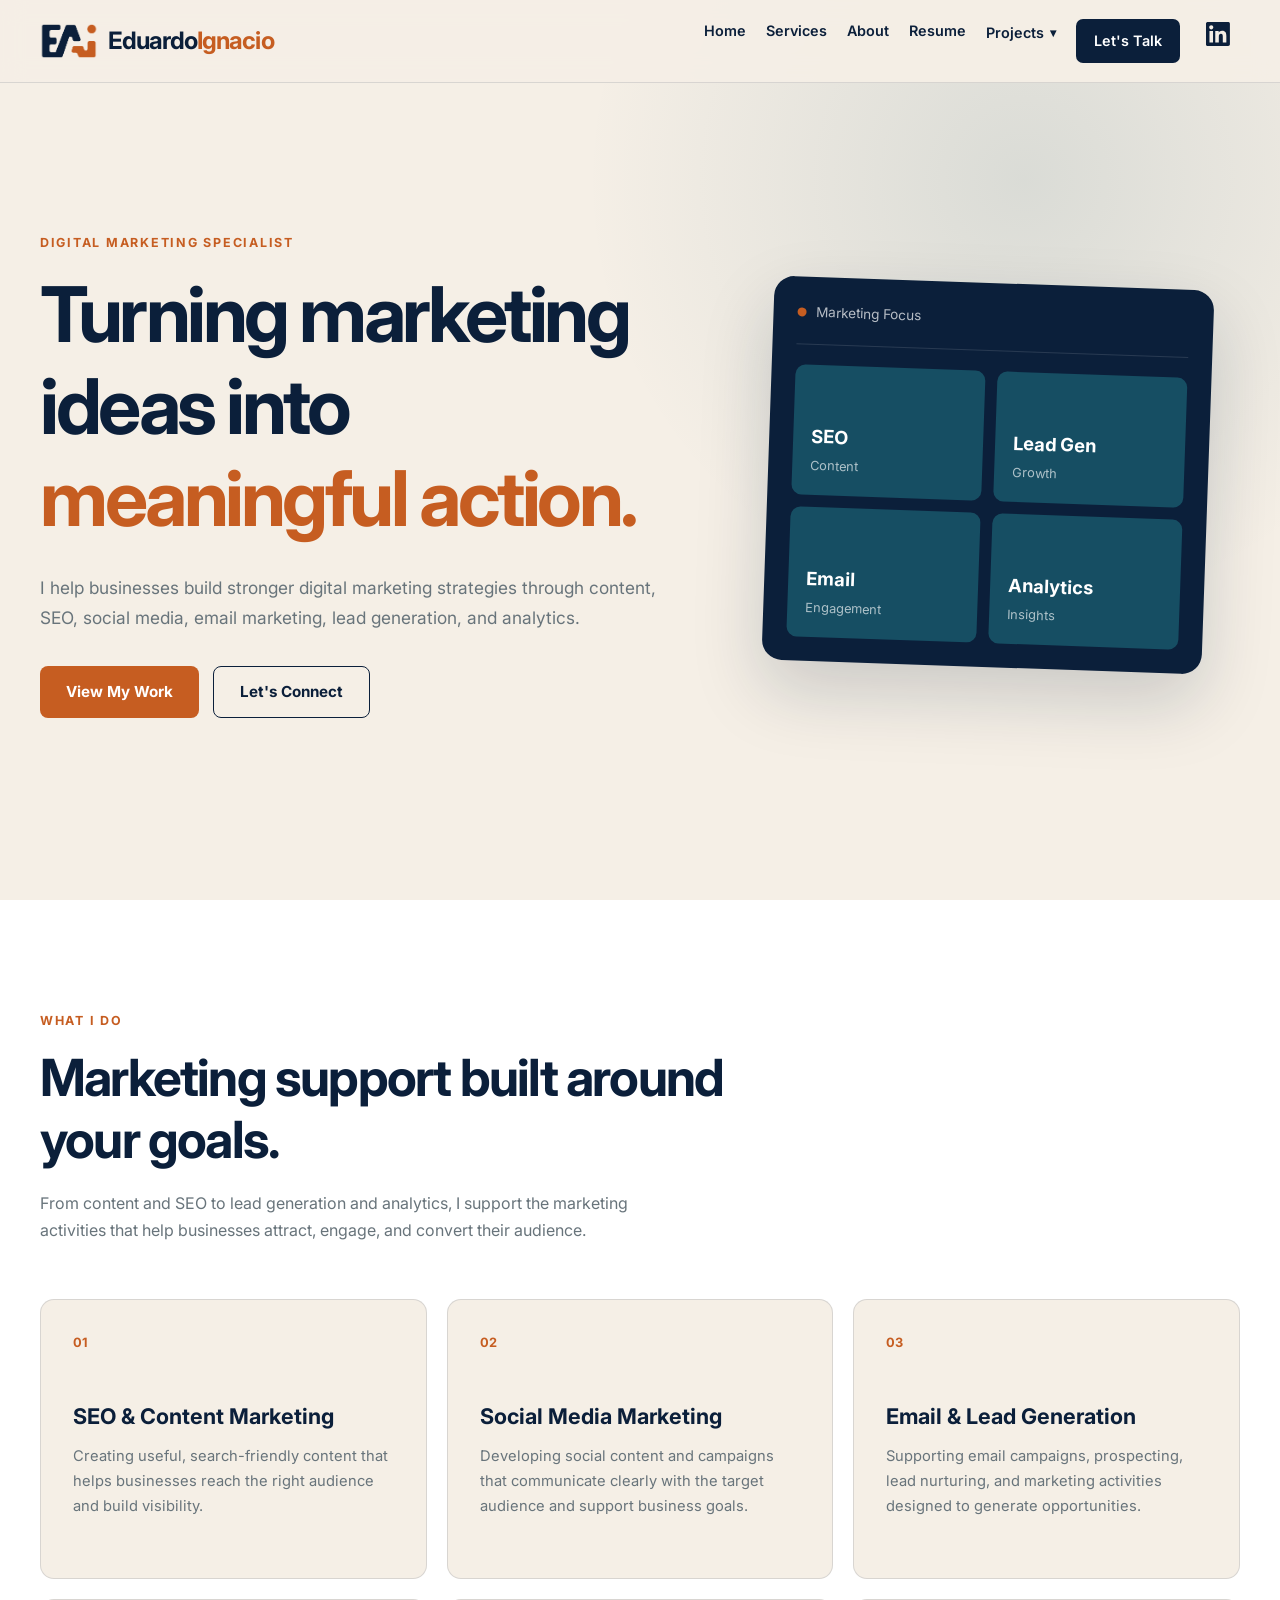
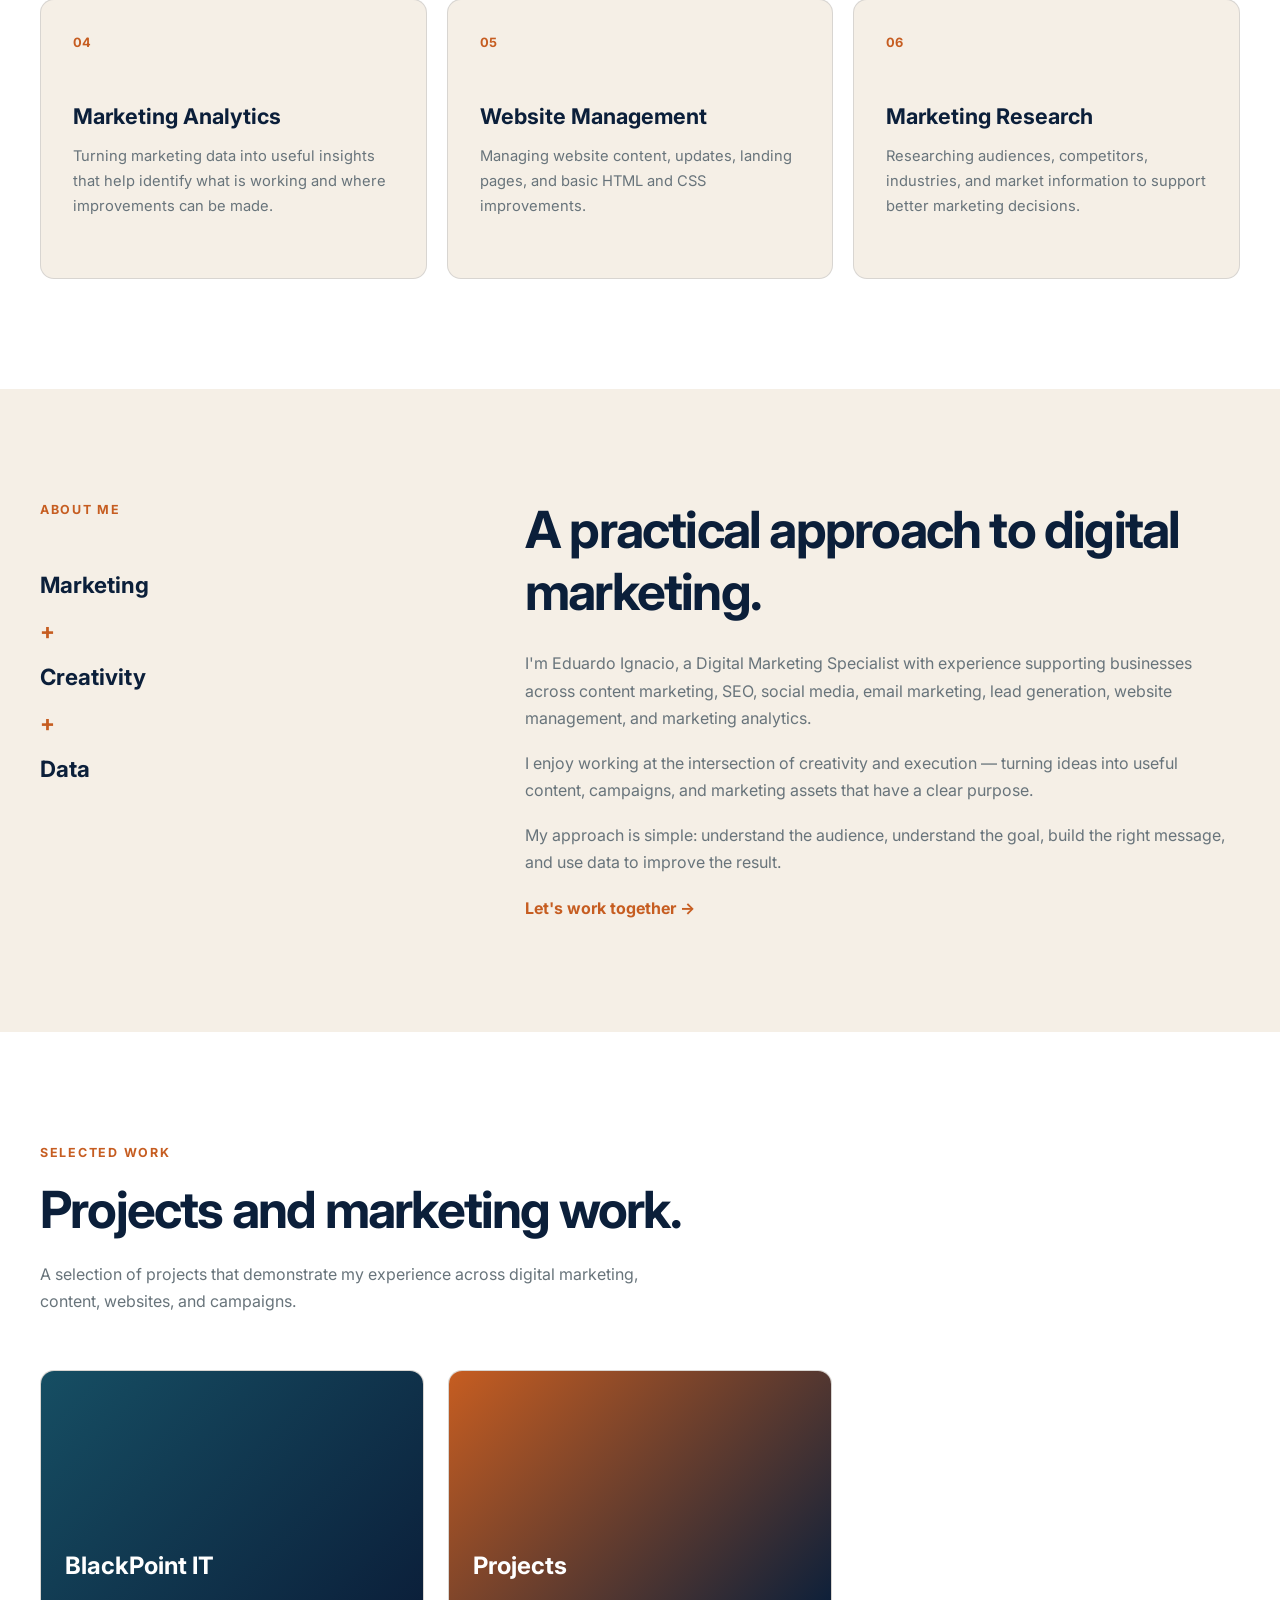
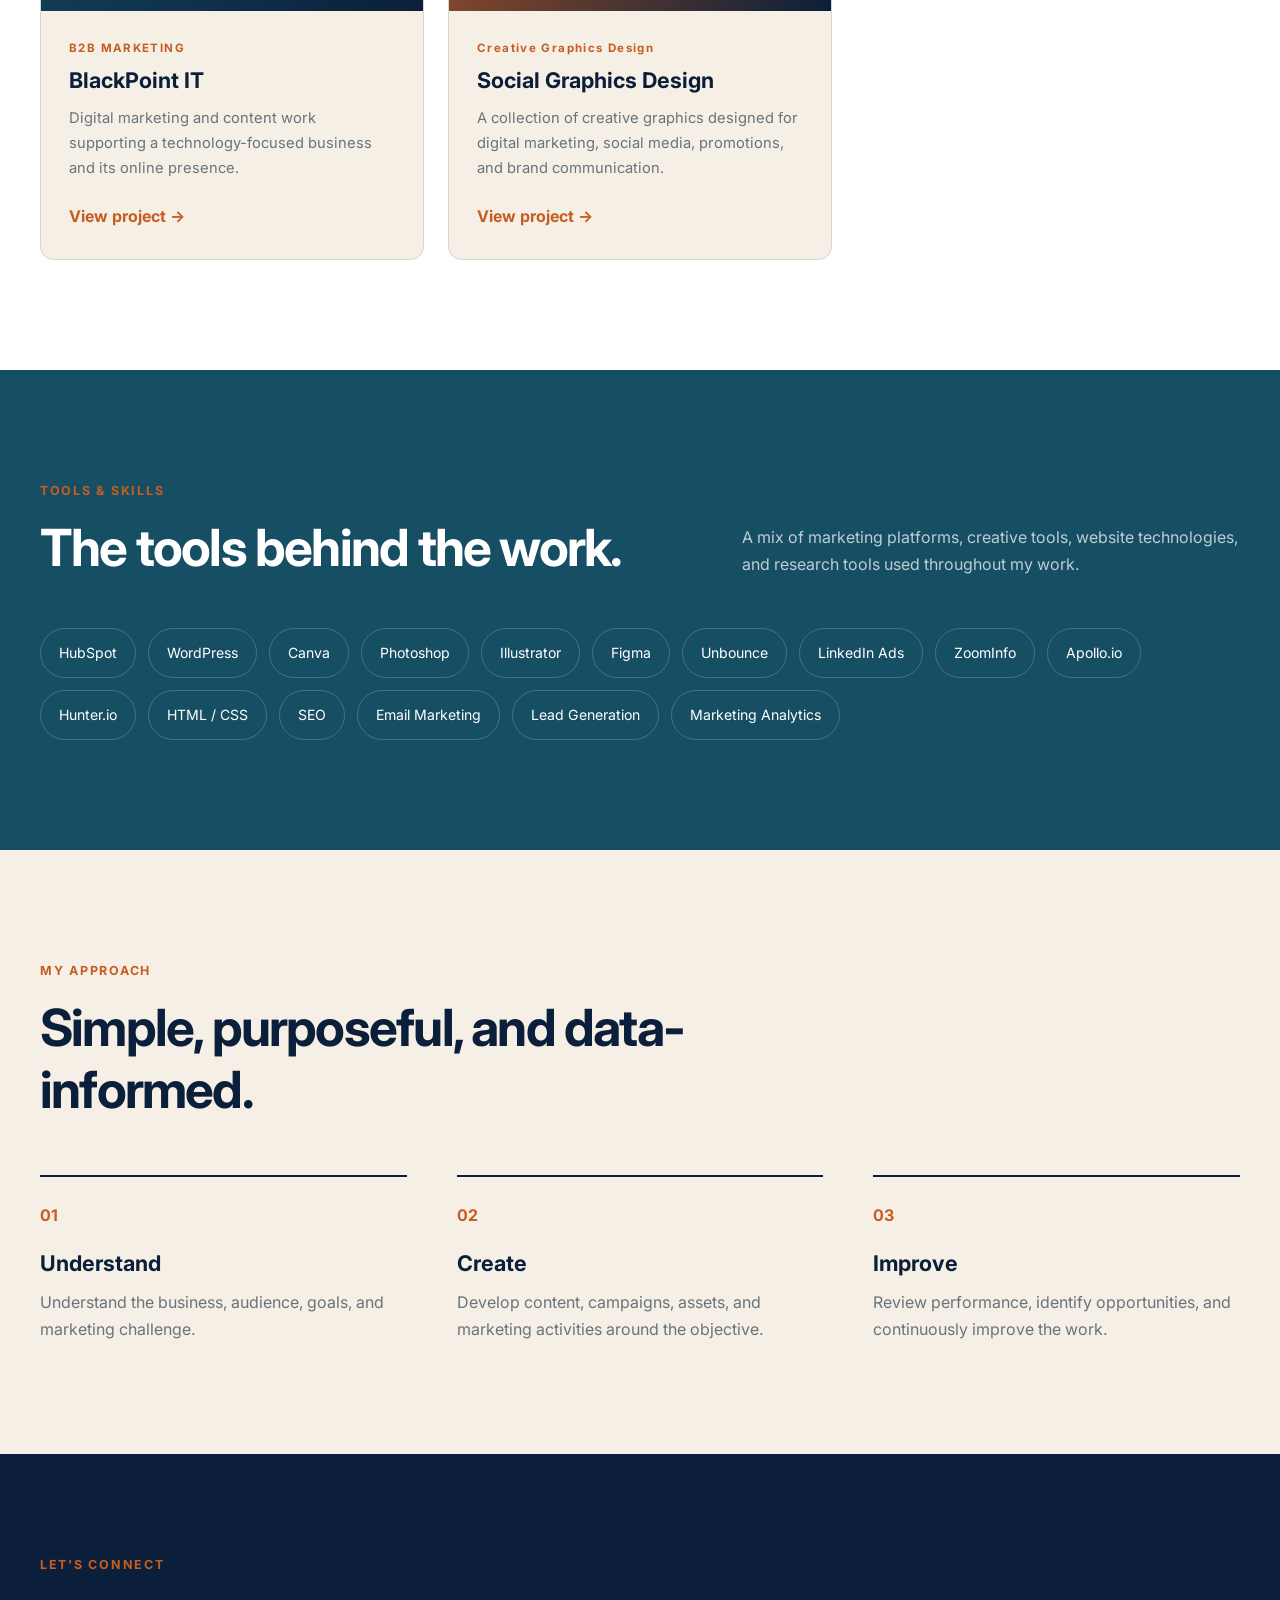
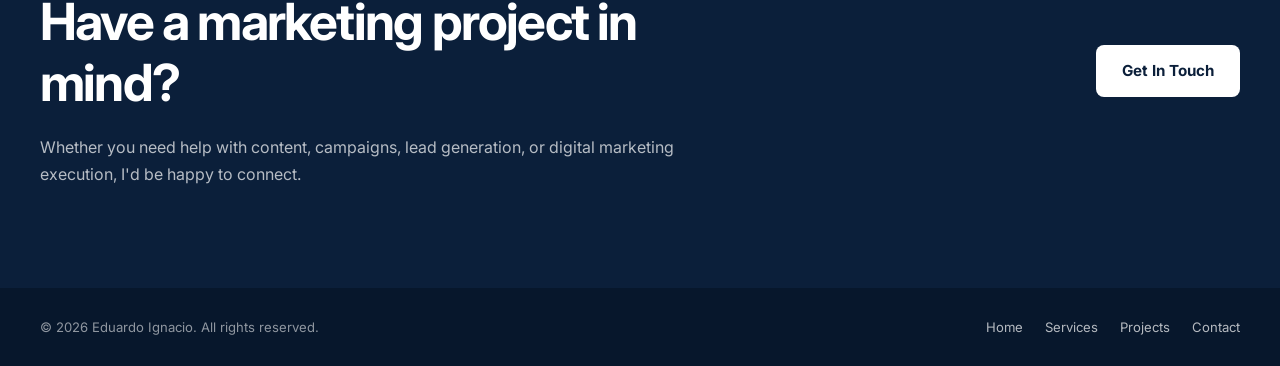
<file: index.html>
<!DOCTYPE html>
<html lang="en">
<head>
  <meta charset="UTF-8">

  <meta name="viewport" content="width=device-width, initial-scale=1.0">

  <meta
    name="description"
    content="Eduardo Ignacio is a Digital Marketing Specialist focused on SEO, content marketing, social media, email marketing, lead generation, and marketing analytics."
  >

  <title>Eduardo Ignacio | Digital Marketing Specialist</title>

  <!-- Google Font -->
  <link rel="preconnect" href="https://fonts.googleapis.com">
  <link rel="preconnect" href="https://fonts.gstatic.com" crossorigin>

  <link
    href="https://fonts.googleapis.com/css2?family=Inter:wght@400;500;600;700&display=swap"
    rel="stylesheet"
  >

  <link rel="icon" type="image/png" href="assets/favicon-b-o.png">

  <!-- Stylesheet -->
  <link rel="stylesheet" href="styles.css">
</head>

<body>

 <!-- =========================
     HEADER
========================== -->

<header class="site-header">

  <nav class="nav container" aria-label="Primary navigation">

    <a class="brand" href="index.html" aria-label="Eduardo Ignacio">

      <img src="assets/favicon-b-o.png" alt="Eduardo Ignacio">

    </a>

    <a href="index.html" class="logo">
      Eduardo<span>Ignacio</span>
    </a>



    <button
      class="menu-toggle"
      id="menu-toggle"
      type="button"
      aria-label="Open navigation menu"
      aria-expanded="false"
    >
      <span></span>
      <span></span>
      <span></span>
    </button>

    <div class="nav-links" id="nav-links">

      <a href="#home">Home</a>
      <a href="#services">Services</a>
      <a href="#about">About</a>
      <a href="resume.html">Resume</a>
<div class="nav-dropdown">
  <a href="#projects" class="nav-dropdown-toggle">
    Projects
    <span class="dropdown-arrow">▾</span>
  </a>
  <div class="dropdown-menu">
    <a href="blackpoint-it.html">BlackPoint</a>
    <a href="https://projectdesign25.my.canva.site/creative-graphics-design" target="_blank" class="text-link">Graphics Design</a>


  </div>
</div>

<a href="mailto:eaignacio03@gmail.com?subject=I%20would%20like%20to%20know%20more%20about%20your%20services&body=Hi%20Eduardo%2C%0A%0AI%20am%20interested%20in%20your%20services.%20Can%20you%20please%20get%20back%20to%20me%2C%20and%20let%27s%20talk%20about%20it.%0A%0AThank%20you%21" target="_blank" rel="noopener noreferrer"
  class="nav-cta"
>
  Let's Talk
</a>

      <div class="socials" aria-label="Social links">
        <a
          href="https://www.linkedin.com/in/eduardo-iii-ignacio-841a6138a/"
          target="_blank"
          rel="noopener noreferrer"
          aria-label="LinkedIn"
        >
          <img src="assets/LinkedIn_Icon.svg" alt="">
        </a>
      </div>

    </div>

  </nav>

</header>


  <main>

    <!-- =========================
         HERO
    ========================== -->

    <section class="hero" id="home">

      <div class="container hero-container">

        <div class="hero-content">

          <p class="eyebrow">
            DIGITAL MARKETING SPECIALIST
          </p>

          <h1>
            Turning marketing ideas into
            <span>meaningful action.</span>
          </h1>

          <p class="hero-description">
            I help businesses build stronger digital marketing strategies
            through content, SEO, social media, email marketing, lead
            generation, and analytics.
          </p>

          <div class="hero-buttons">

            <a href="#projects" class="btn btn-primary">
              View My Work
            </a>

            <a href="mailto:eaignacio03@gmail.com?subject=I%20would%20like%20to%20know%20more%20about%20your%20services&body=Hi%20Eduardo%2C%0A%0AI%20am%20interested%20in%20your%20services.%20Can%20you%20please%20get%20back%20to%20me,%20and%20let%27s%20talk%20about%20it.%0A%0AThank%20you%21" target="_blank" rel="noopener noreferrer" class="btn btn-secondary">
              Let's Connect
            </a>

          </div>

        </div>


        <div class="hero-visual">

          <div class="hero-card">

            <div class="hero-card-top">
              <span class="status-dot"></span>
              <span>Marketing Focus</span>
            </div>

            <div class="hero-card-main">

              <div class="metric">
                <strong>SEO</strong>
                <span>Content</span>
              </div>

              <div class="metric">
                <strong>Lead Gen</strong>
                <span>Growth</span>
              </div>

              <div class="metric">
                <strong>Email</strong>
                <span>Engagement</span>
              </div>

              <div class="metric">
                <strong>Analytics</strong>
                <span>Insights</span>
              </div>

            </div>

          </div>

        </div>

      </div>

    </section>


    <!-- =========================
         SERVICES
    ========================== -->

    <section class="section services-section" id="services">

      <div class="container">

        <div class="section-heading">

          <p class="eyebrow">
            WHAT I DO
          </p>

          <h2>
            Marketing support built around your goals.
          </h2>

          <p>
            From content and SEO to lead generation and analytics,
            I support the marketing activities that help businesses
            attract, engage, and convert their audience.
          </p>

        </div>


        <div class="services-grid">

          <article class="service-card">

            <div class="service-number">01</div>

            <h3>
              SEO & Content Marketing
            </h3>

            <p>
              Creating useful, search-friendly content that helps
              businesses reach the right audience and build visibility.
            </p>

          </article>


          <article class="service-card">

            <div class="service-number">02</div>

            <h3>
              Social Media Marketing
            </h3>

            <p>
              Developing social content and campaigns that communicate
              clearly with the target audience and support business goals.
            </p>

          </article>


          <article class="service-card">

            <div class="service-number">03</div>

            <h3>
              Email & Lead Generation
            </h3>

            <p>
              Supporting email campaigns, prospecting, lead nurturing,
              and marketing activities designed to generate opportunities.
            </p>

          </article>


          <article class="service-card">

            <div class="service-number">04</div>

            <h3>
              Marketing Analytics
            </h3>

            <p>
              Turning marketing data into useful insights that help
              identify what is working and where improvements can be made.
            </p>

          </article>


          <article class="service-card">

            <div class="service-number">05</div>

            <h3>
              Website Management
            </h3>

            <p>
              Managing website content, updates, landing pages, and
              basic HTML and CSS improvements.
            </p>

          </article>


          <article class="service-card">

            <div class="service-number">06</div>

            <h3>
              Marketing Research
            </h3>

            <p>
              Researching audiences, competitors, industries, and
              market information to support better marketing decisions.
            </p>

          </article>

        </div>

      </div>

    </section>


    <!-- =========================
         ABOUT
    ========================== -->

    <section class="section about-section" id="about">

      <div class="container about-grid">

        <div class="about-label">

          <p class="eyebrow">
            ABOUT ME
          </p>

          <div class="about-highlight">
            <span>Marketing</span>
            <strong>+</strong>
            <span>Creativity</span>
            <strong>+</strong>
            <span>Data</span>
          </div>

        </div>


        <div class="about-content">

          <h2>
            A practical approach to digital marketing.
          </h2>

          <p>
            I'm Eduardo Ignacio, a Digital Marketing Specialist with
            experience supporting businesses across content marketing,
            SEO, social media, email marketing, lead generation,
            website management, and marketing analytics.
          </p>

          <p>
            I enjoy working at the intersection of creativity and
            execution — turning ideas into useful content, campaigns,
            and marketing assets that have a clear purpose.
          </p>

          <p>
            My approach is simple: understand the audience, understand
            the goal, build the right message, and use data to improve
            the result.
          </p>

          <a href="mailto:eaignacio03@gmail.com?subject=I%20would%20like%20to%20know%20more%20about%20your%20services&body=Hi%20Eduardo%2C%0A%0AI%20am%20interested%20in%20your%20services.%20Can%20you%20please%20get%20back%20to%20me,%20and%20let%27s%20talk%20about%20it.%0A%0AThank%20you%21" target="_blank" rel="noopener noreferrer" class="text-link">
            Let's work together →
          </a>

        </div>

      </div>

    </section>


    <!-- =========================
         PROJECTS
    ========================== -->

    <section class="section projects-section" id="projects">

      <div class="container">

        <div class="section-heading">

          <p class="eyebrow">
            SELECTED WORK
          </p>

          <h2>
            Projects and marketing work.
          </h2>

          <p>
            A selection of projects that demonstrate my experience
            across digital marketing, content, websites, and campaigns.
          </p>

        </div>


        <div class="projects-grid">

<!-- /Temporarily Hidden/

          <article class="project-card">

            <div class="project-image project-image-one">
              <span>Digital Dealer</span>
            </div>

            <div class="project-content">

              <p class="project-category">
                EVENT MARKETING
              </p>

              <h3>
                Digital Dealer
              </h3>

              <p>
                Marketing support across event content, email campaigns,
                SEO, website content, and digital communications.
              </p>

              <a href="#" class="text-link">
                View project →
              </a>

            </div>

          </article>

-->
          <article class="project-card">

            <div class="project-image project-image-two">
              <span>BlackPoint IT</span>
            </div>

            <div class="project-content">

              <p class="project-category">
                B2B MARKETING
              </p>

              <h3>
                BlackPoint IT
              </h3>

              <p>
                Digital marketing and content work supporting a
                technology-focused business and its online presence.
              </p>

              <a href="blackpoint-it.html" class="text-link">
                View project →
              </a>

            </div>

          </article>


          <article class="project-card">

            <div class="project-image project-image-three">
              <span>Projects</span>
            </div>

            <div class="project-content">

              <p class="project-category">
                Creative Graphics Design
              </p>

              <h3>
                Social Graphics Design
              </h3>

              <p>
                A collection of creative graphics designed for digital marketing, social media, promotions, and brand communication.
              </p>

              <a href="https://projectdesign25.my.canva.site/creative-graphics-design" target="_blank" class="text-link">
                View project →
              </a>

            </div>

          </article>

        </div>

      </div>

    </section>


    <!-- =========================
         SKILLS
    ========================== -->

    <section class="section skills-section" id="skills">

      <div class="container">

        <div class="skills-header">

          <div>

            <p class="eyebrow">
              TOOLS & SKILLS
            </p>

            <h2>
              The tools behind the work.
            </h2>

          </div>

          <p>
            A mix of marketing platforms, creative tools, website
            technologies, and research tools used throughout my work.
          </p>

        </div>


        <div class="skills-list">

          <span>HubSpot</span>
          <span>WordPress</span>
          <span>Canva</span>
          <span>Photoshop</span>
          <span>Illustrator</span>
          <span>Figma</span>
          <span>Unbounce</span>
          <span>LinkedIn Ads</span>
          <span>ZoomInfo</span>
          <span>Apollo.io</span>
          <span>Hunter.io</span>
          <span>HTML / CSS</span>
          <span>SEO</span>
          <span>Email Marketing</span>
          <span>Lead Generation</span>
          <span>Marketing Analytics</span>

        </div>

      </div>

    </section>


    <!-- =========================
         PROCESS
    ========================== -->

    <section class="section process-section">

      <div class="container">

        <div class="section-heading">

          <p class="eyebrow">
            MY APPROACH
          </p>

          <h2>
            Simple, purposeful, and data-informed.
          </h2>

        </div>


        <div class="process-grid">

          <div class="process-item">

            <span>01</span>

            <h3>
              Understand
            </h3>

            <p>
              Understand the business, audience, goals, and
              marketing challenge.
            </p>

          </div>


          <div class="process-item">

            <span>02</span>

            <h3>
              Create
            </h3>

            <p>
              Develop content, campaigns, assets, and marketing
              activities around the objective.
            </p>

          </div>


          <div class="process-item">

            <span>03</span>

            <h3>
              Improve
            </h3>

            <p>
              Review performance, identify opportunities, and
              continuously improve the work.
            </p>

          </div>

        </div>

      </div>

    </section>


    <!-- =========================
         CONTACT
    ========================== -->

    <section class="contact-section" id="contact">

      <div class="container contact-container">

        <div>

          <p class="eyebrow">
            LET'S CONNECT
          </p>

          <h2>
            Have a marketing project in mind?
          </h2>

          <p>
            Whether you need help with content, campaigns, lead
            generation, or digital marketing execution, I'd be happy
            to connect.
          </p>

        </div>


        <a
          href="mailto:eaignacio03@gmail.com?subject=I%20would%20like%20to%20know%20more%20about%20your%20services&body=Hi%20Eduardo%2C%0A%0AI%20am%20interested%20in%20your%20services.%20Can%20you%20please%20get%20back%20to%20me,%20and%20let%27s%20talk%20about%20it.%0A%0AThank%20you%21" target="_blank" rel="noopener noreferrer"
          class="btn btn-light"
        >
          Get In Touch
        </a>

      </div>

    </section>

  </main>


  <!-- =========================
       FOOTER
  ========================== -->

  <footer class="site-footer">

    <div class="container footer-container">

      <p>
        © <span id="current-year"></span> Eduardo Ignacio.
        All rights reserved.
      </p>

      <div class="footer-links">

        <a href="#home">Home</a>
        <a href="#services">Services</a>
        <a href="#projects">Projects</a>
        <a href="#">Contact</a>

      </div>

    </div>

  </footer>


  <!-- JavaScript -->
  <script src="script.js"></script>

</body>
</html>
</file>
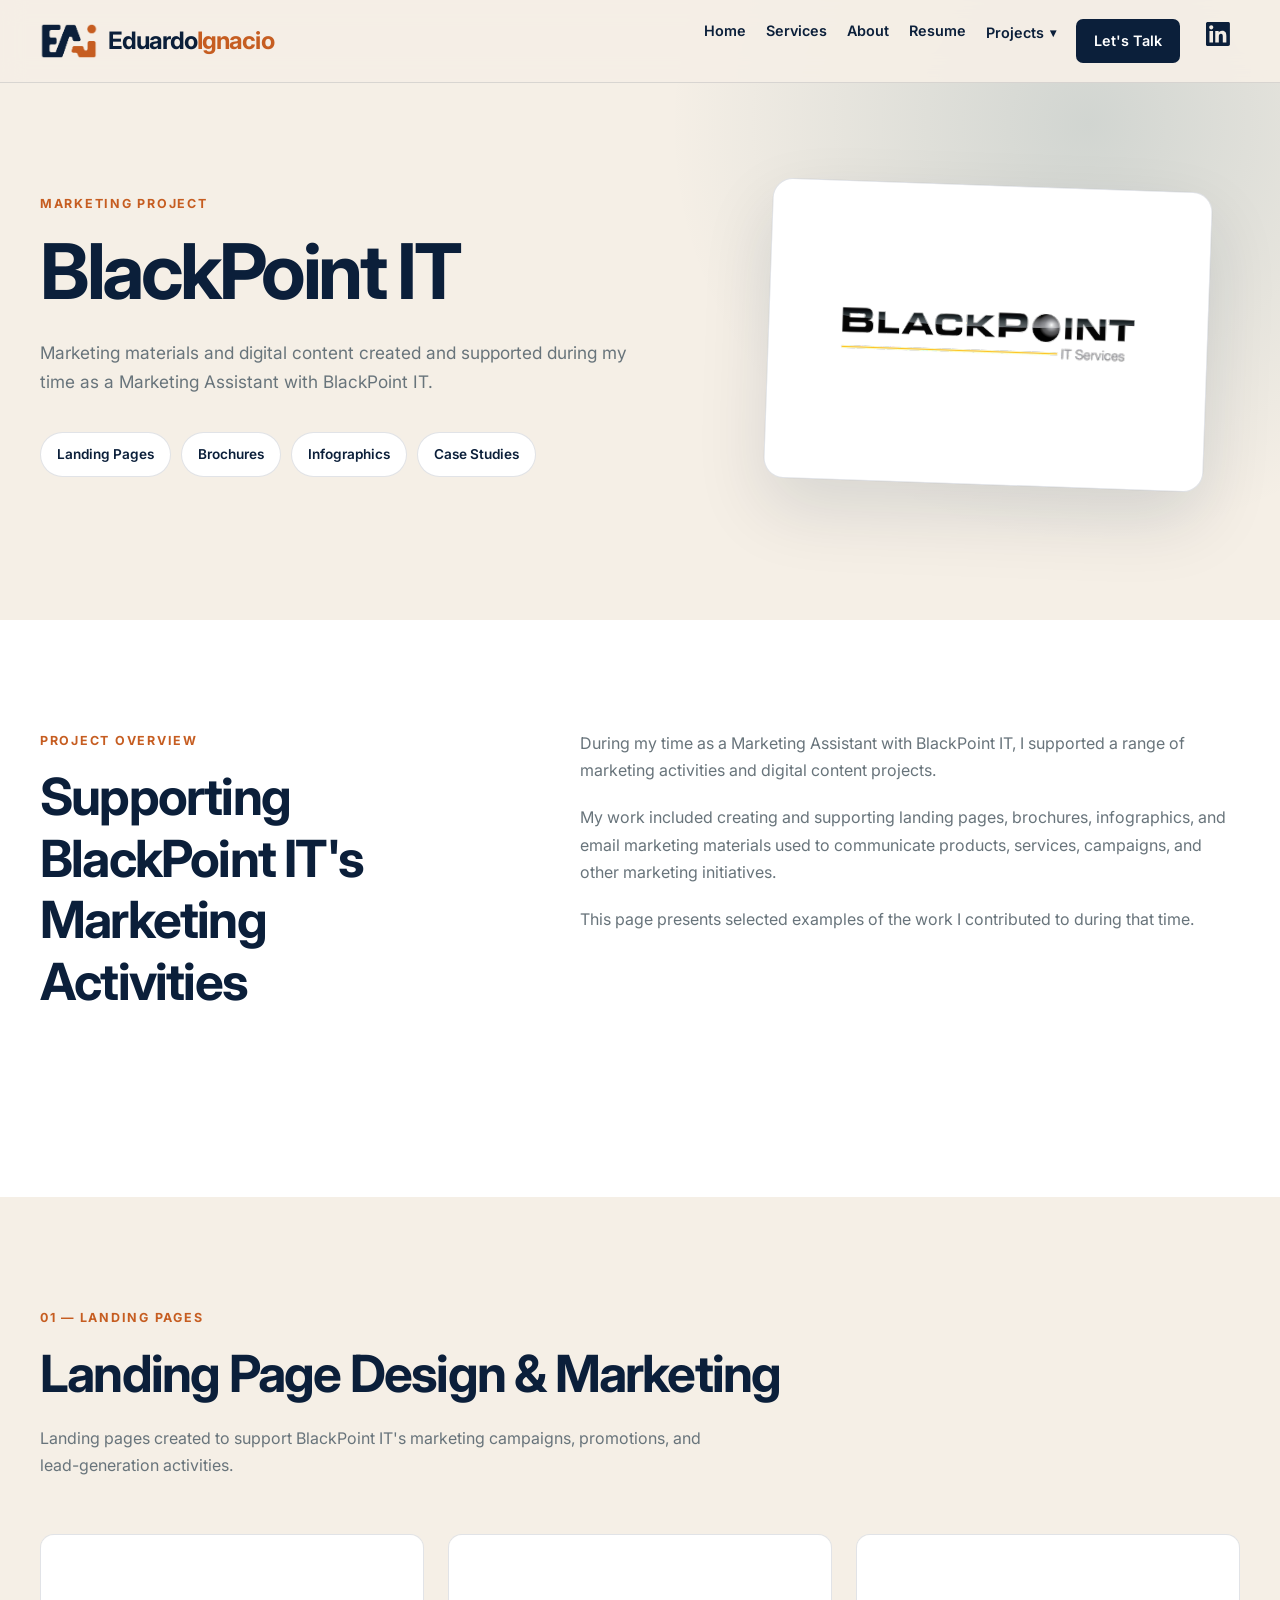
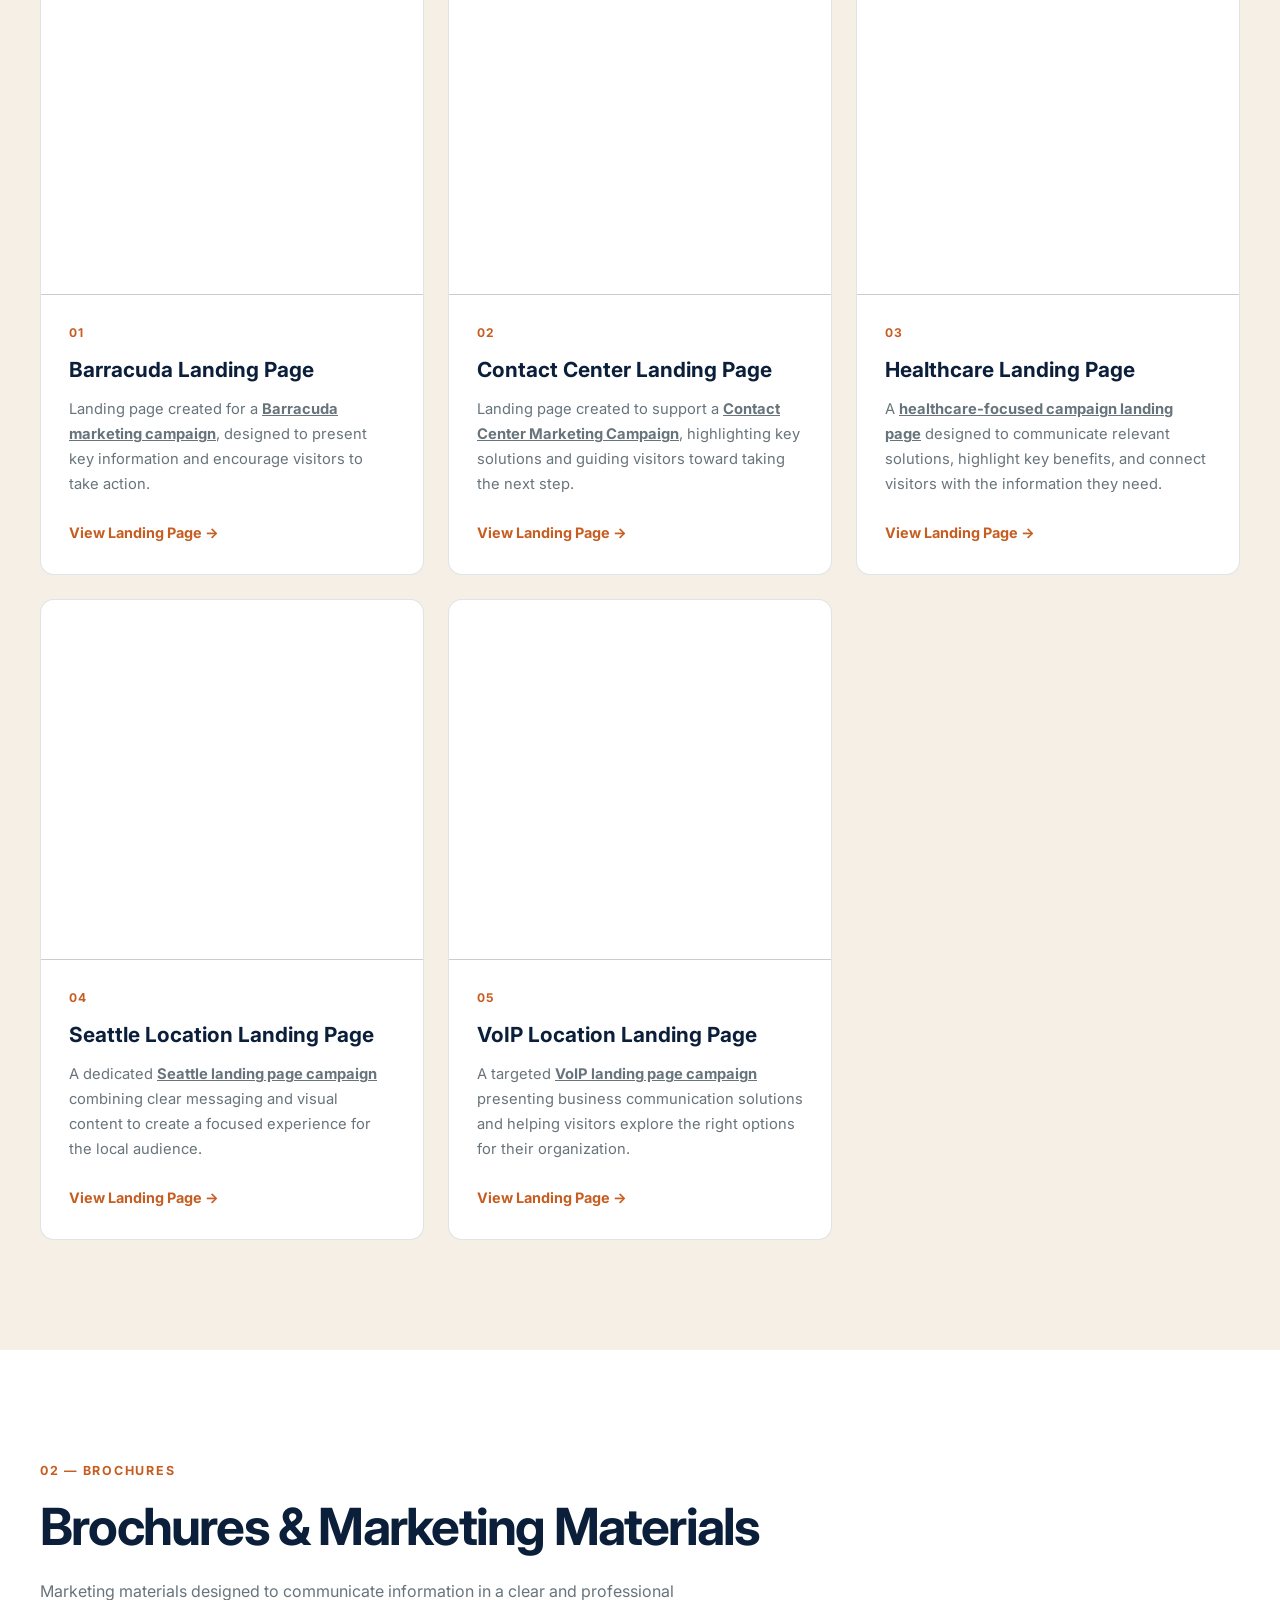
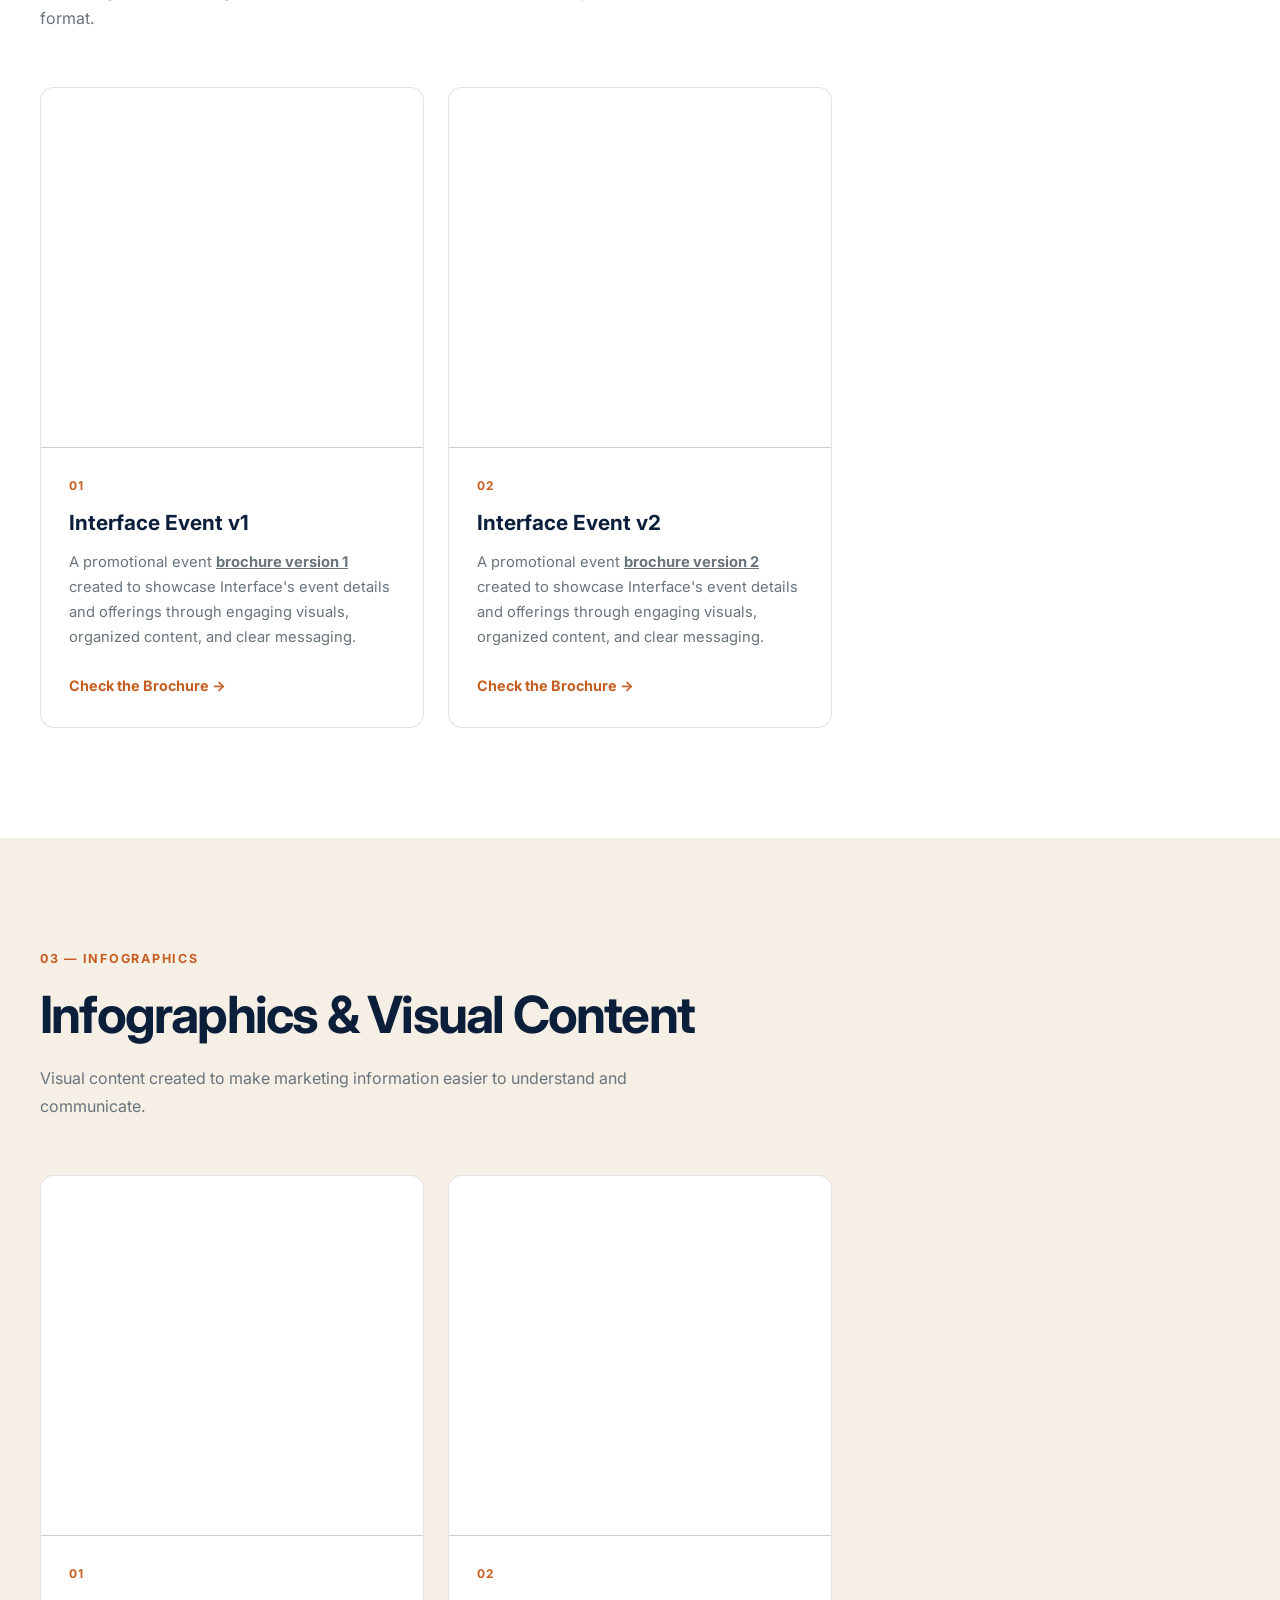
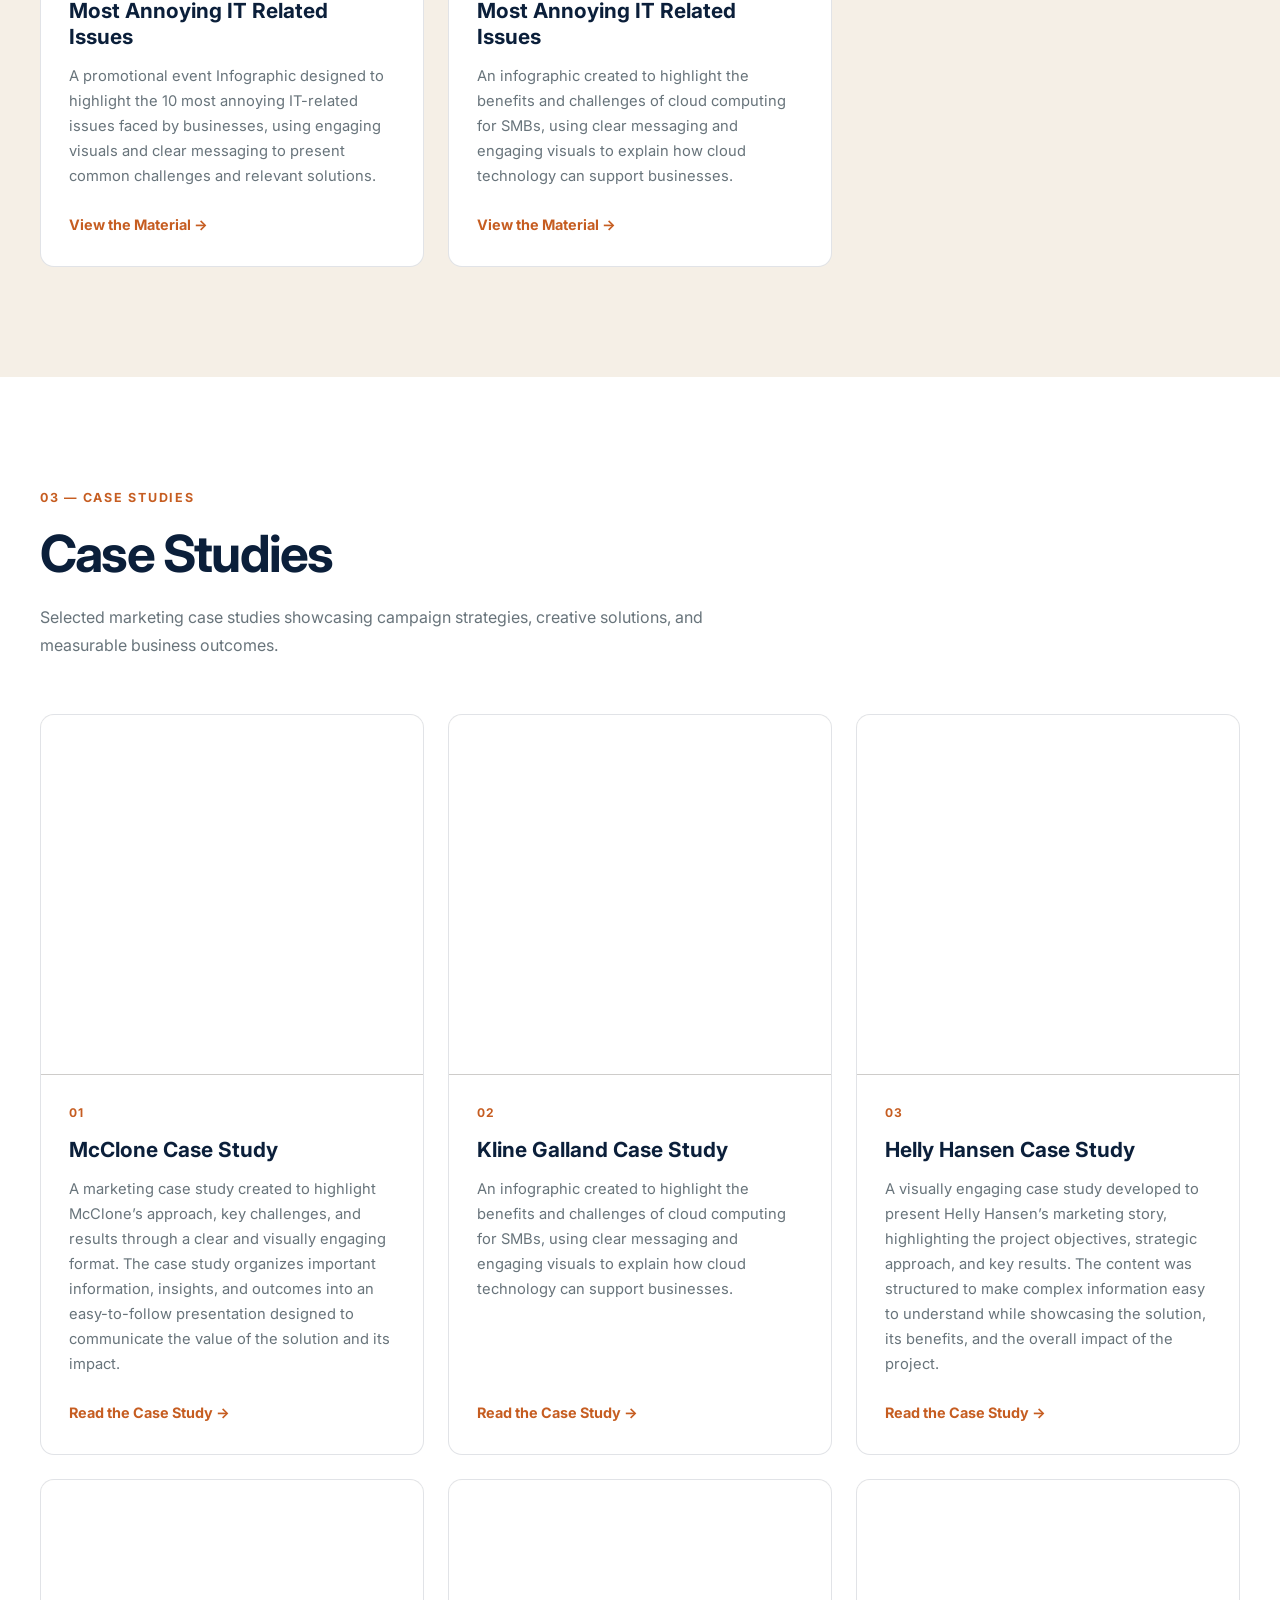
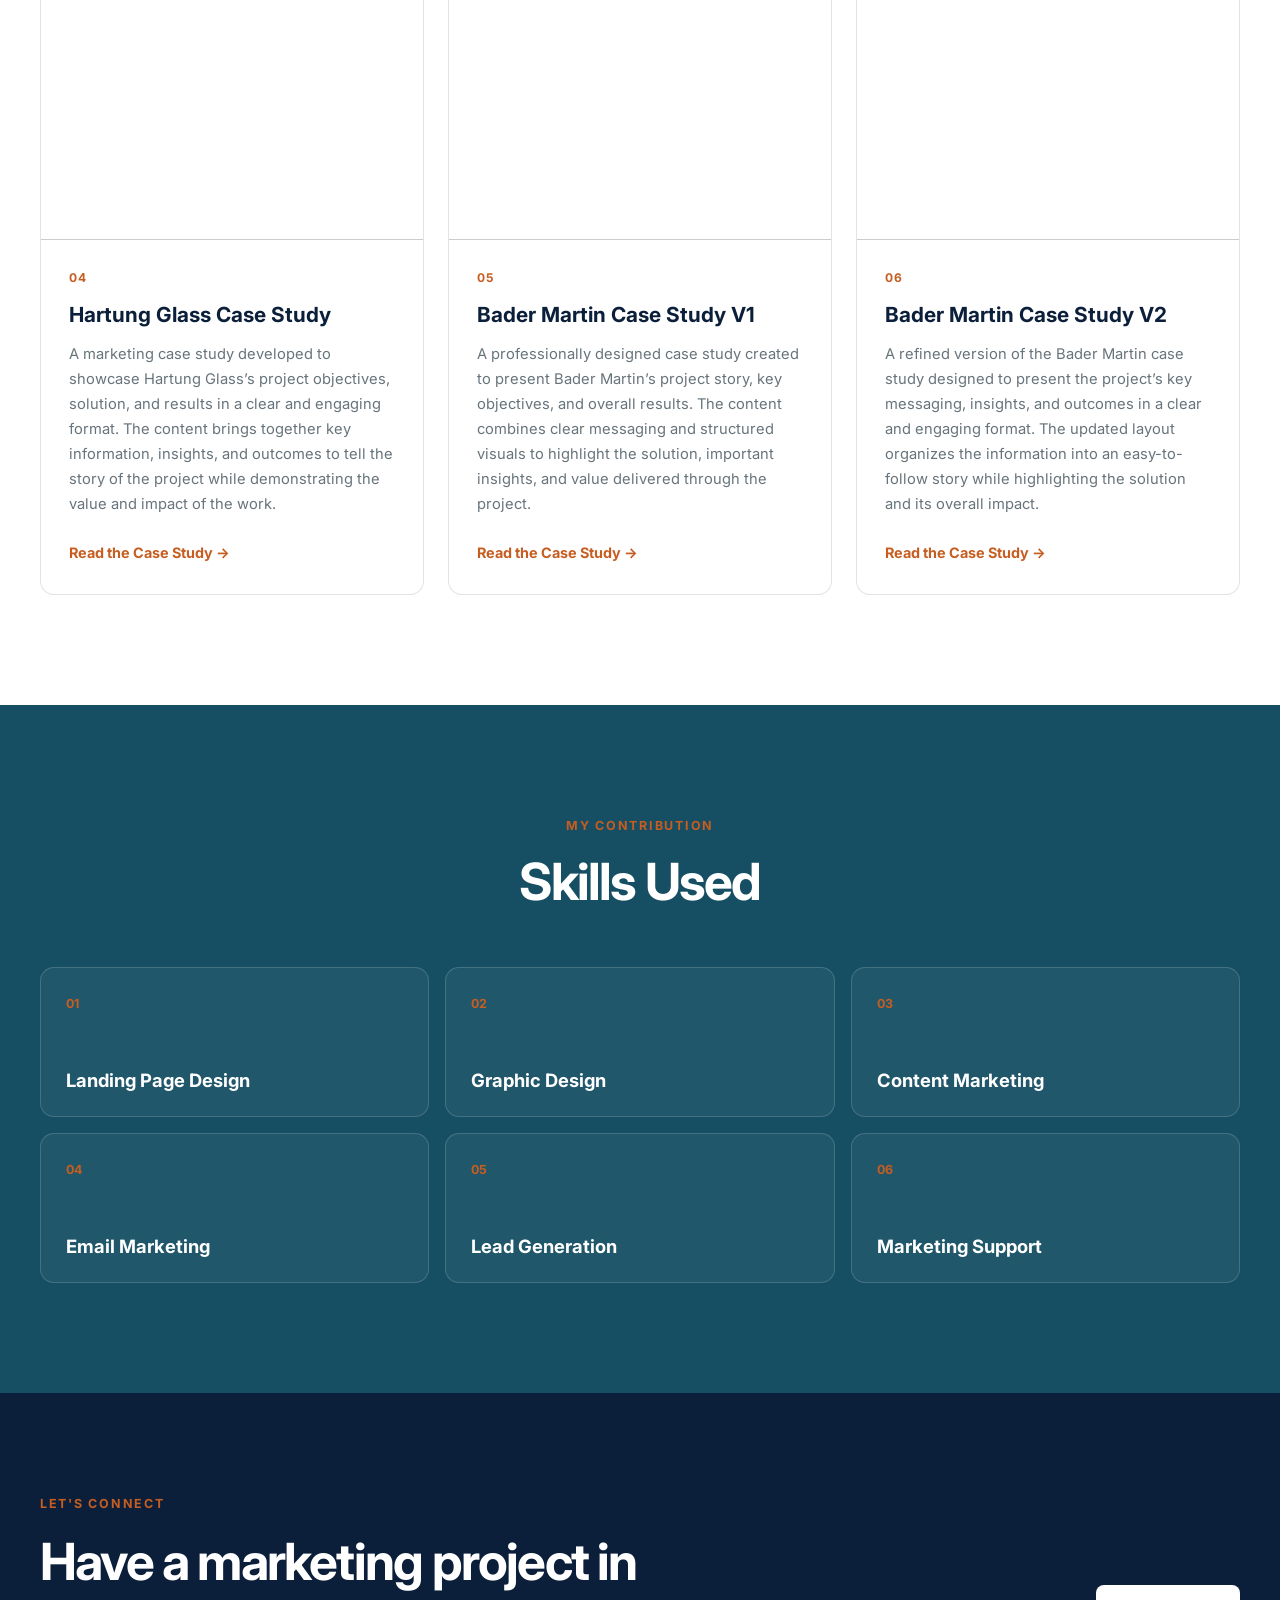
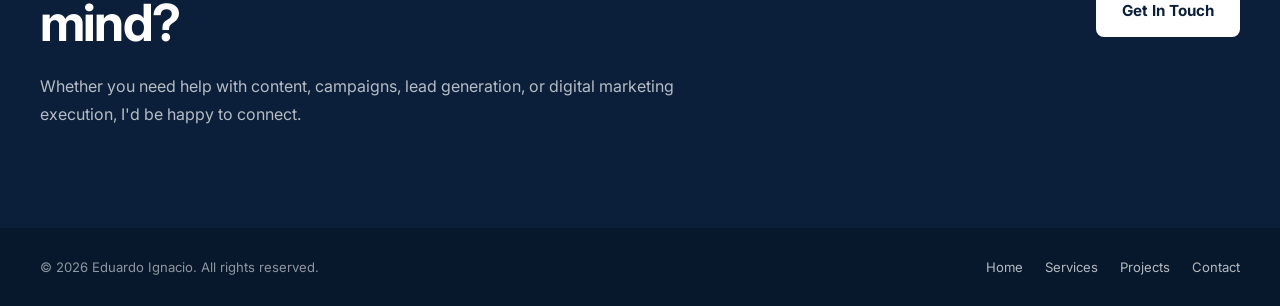
<file: blackpoint-it.html>
<!DOCTYPE html>
<html lang="en">

<head>

  <meta charset="UTF-8">

  <meta
    name="viewport"
    content="width=device-width, initial-scale=1.0"
  >

  <meta
    name="description"
    content="Marketing projects created and supported for BlackPoint IT, including landing pages, brochures, infographics, and email marketing."
  >

  <title>BlackPoint IT | Marketing Projects | Kevin Arevalo</title>

  <link rel="icon" type="image/png" href="assets/favicon-o.png">

  <!-- Google Font -->
  <link rel="preconnect" href="https://fonts.googleapis.com">
  <link rel="preconnect" href="https://fonts.gstatic.com" crossorigin>

  <link
    href="https://fonts.googleapis.com/css2?family=Inter:wght@400;500;600;700&display=swap"
    rel="stylesheet"
  >

  <link rel="icon" type="image/png" href="assets/favicon-b-o.png">

  <!-- Main Portfolio Styles -->
  <link rel="stylesheet" href="styles.css">

  <!-- BlackPoint IT Page Styles -->
  <link rel="stylesheet" href="blackpoint-it.css">

</head>


<body>

 <!-- =========================
     HEADER
========================== -->

<header class="site-header">

  <nav class="nav container" aria-label="Primary navigation">

    <a class="brand" href="index.html" aria-label="Eduardo Ignacio">

      <img src="assets/favicon-b-o.png" alt="Eduardo Ignacio">

    </a>

    <a href="index.html" class="logo">
      Eduardo<span>Ignacio</span>
    </a>



    <button
      class="menu-toggle"
      id="menu-toggle"
      type="button"
      aria-label="Open navigation menu"
      aria-expanded="false"
    >
      <span></span>
      <span></span>
      <span></span>
    </button>

    <div class="nav-links" id="nav-links">

      <a href="index.html">Home</a>
        <a href="index.html#services">
          Services
        </a>

        <a href="index.html#about">
          About
        </a>
      <a href="resume.html">Resume</a>
<div class="nav-dropdown">
  <a href="#projects" class="nav-dropdown-toggle">
    Projects
    <span class="dropdown-arrow">▾</span>
  </a>

  <div class="dropdown-menu">
    <a href="blackpoint-it.html">BlackPoint</a>
    <a href="https://projectdesign25.my.canva.site/creative-graphics-design" target="_blank" class="text-link">Graphics Design</a>

  </div>
</div>



      <a href="mailto:eaignacio03@gmail.com?subject=I%20would%20like%20to%20know%20more%20about%20your%20services&body=Hi%20Eduardo%2C%0A%0AI%20am%20interested%20in%20your%20services.%20Can%20you%20please%20get%20back%20to%20me,%20and%20let%27s%20talk%20about%20it.%0A%0AThank%20you%21" target="_blank" rel="noopener noreferrer" class="nav-cta" >Let's Talk</a>

      <div class="socials" aria-label="Social links">
        <a
          href="https://www.linkedin.com/in/eduardo-iii-ignacio-841a6138a/"
          target="_blank"
          rel="noopener noreferrer"
          aria-label="LinkedIn"
        >
          <img src="assets/LinkedIn_Icon.svg" alt="">
        </a>
      </div>

    </div>

  </nav>

</header>


  <main>

    <!-- =====================================================
         PROJECT HERO
    ====================================================== -->

    <section
      class="bp-hero"
      id="home"
    >

      <div class="container">

        <div class="bp-hero-grid">

          <div class="bp-hero-content">

            <p class="bp-eyebrow">
              MARKETING PROJECT
            </p>

            <h1>
              BlackPoint IT
            </h1>

            <p class="bp-hero-intro">
              Marketing materials and digital content created and
              supported during my time as a Marketing Assistant
              with BlackPoint IT.
            </p>

            <div class="bp-hero-links">

              <a href="#landing-pages">
                Landing Pages
              </a>

              <a href="#brochures">
                Brochures
              </a>

              <a href="#infographics">
                Infographics
              </a>

              <a href="#casestudies">
                Case Studies
              </a>

            </div>

          </div>


          <div class="bp-hero-visual">

            <div class="bp-logo-card">

              <img
                src="assets/blackpoint-it/bp-logo-black.svg"
                alt="BlackPoint IT"
              >

            </div>

          </div>

        </div>

      </div>

    </section>


    <!-- =====================================================
         PROJECT OVERVIEW
    ====================================================== -->

    <section class="bp-section bp-overview">

      <div class="container">

        <div class="bp-overview-grid">

          <div class="bp-section-heading">

            <p class="bp-section-label">
              PROJECT OVERVIEW
            </p>

            <h2>
              Supporting BlackPoint IT's Marketing Activities
            </h2>

          </div>

          <div class="bp-overview-copy">

            <p>
              During my time as a Marketing Assistant with
              BlackPoint IT, I supported a range of marketing
              activities and digital content projects.
            </p>

            <p>
              My work included creating and supporting landing
              pages, brochures, infographics, and email marketing
              materials used to communicate products, services,
              campaigns, and other marketing initiatives.
            </p>

            <p>
              This page presents selected examples of the work
              I contributed to during that time.
            </p>

          </div>

        </div>

      </div>

    </section>


    <!-- =====================================================
         LANDING PAGES
    ====================================================== -->

    <section
      class="bp-section bp-portfolio-section"
      id="landing-pages"
    >

      <div class="container">

        <div class="bp-section-heading bp-section-heading-wide">

          <p class="bp-section-label">
            01 — LANDING PAGES
          </p>

          <h2>
            Landing Page Design &amp; Marketing
          </h2>

          <p>
            Landing pages created to support BlackPoint IT's
            marketing campaigns, promotions, and lead-generation
            activities.
          </p>

        </div>


        <div class="bp-project-grid">

          <!-- LANDING PAGE 01 -->

          <article class="bp-project-card">

            <div class="bp-project-preview">

              <iframe
                src="assets/blackpoint-it/bp-lp-barracuda.pdf"
                title="Barracuda Landing Page PDF"
              ></iframe>

            </div>

            <div class="bp-project-card-content">

              <p class="bp-card-number">
                01
              </p>

              <h3>
                Barracuda Landing Page
              </h3>

              <p>
                Landing page created for a
                <strong><u>Barracuda marketing campaign</u></strong>,
                designed to present key information and encourage
                visitors to take action.
              </p>

              <a
                class="bp-project-link"
                href="assets/blackpoint-it/bp-lp-barracuda.pdf"
                target="_blank"
                rel="noopener noreferrer"
              >
                View Landing Page →
              </a>

            </div>

          </article>


          <!-- LANDING PAGE 02 -->

          <article class="bp-project-card">

            <div class="bp-project-preview">

              <iframe
                src="assets/blackpoint-it/bp-lp-contact-center.pdf"
                title="Contact Center Landing Page PDF"
              ></iframe>

            </div>

            <div class="bp-project-card-content">

              <p class="bp-card-number">
                02
              </p>

              <h3>
                Contact Center Landing Page
              </h3>

              <p>
                Landing page created to support a
                <strong><u>Contact Center Marketing Campaign</u></strong>,
                highlighting key solutions and guiding visitors
                toward taking the next step.
              </p>

              <a
                class="bp-project-link"
                href="assets/blackpoint-it/bp-lp-contact-center.pdf"
                target="_blank"
                rel="noopener noreferrer"
              >
                View Landing Page →
              </a>

            </div>

          </article>


          <!-- LANDING PAGE 03 -->

          <article class="bp-project-card">

            <div class="bp-project-preview">

              <iframe
                src="assets/blackpoint-it/bp-lp-health-care.pdf"
                title="Healthcare Landing Page PDF"
              ></iframe>

            </div>

            <div class="bp-project-card-content">

              <p class="bp-card-number">
                03
              </p>

              <h3>
                Healthcare Landing Page
              </h3>

              <p>
                A
                <strong><u>healthcare-focused campaign landing page</u></strong>
                designed to communicate relevant solutions,
                highlight key benefits, and connect visitors
                with the information they need.
              </p>

              <a
                class="bp-project-link"
                href="assets/blackpoint-it/bp-lp-health-care.pdf"
                target="_blank"
                rel="noopener noreferrer"
              >
                View Landing Page →
              </a>

            </div>

          </article>


          <!-- LANDING PAGE 04 -->

          <article class="bp-project-card">

            <div class="bp-project-preview">

              <iframe
                src="assets/blackpoint-it/bp-lp-location-seattle.pdf"
                title="Seattle Location Landing Page PDF"
              ></iframe>

            </div>

            <div class="bp-project-card-content">

              <p class="bp-card-number">
                04
              </p>

              <h3>
                Seattle Location Landing Page
              </h3>

              <p>
                A dedicated
                <strong><u>Seattle landing page campaign</u></strong>
                combining clear messaging and visual content
                to create a focused experience for the local
                audience.
              </p>

              <a
                class="bp-project-link"
                href="assets/blackpoint-it/bp-lp-location-seattle.pdf"
                target="_blank"
                rel="noopener noreferrer"
              >
                View Landing Page →
              </a>

            </div>

          </article>


          <!-- LANDING PAGE 05 -->

          <article class="bp-project-card">

            <div class="bp-project-preview">

              <iframe
                src="assets/blackpoint-it/bp-lp-location-voip.pdf"
                title="VoIP Location Landing Page PDF"
              ></iframe>

            </div>

            <div class="bp-project-card-content">

              <p class="bp-card-number">
                05
              </p>

              <h3>
                VoIP Location Landing Page
              </h3>

              <p>
                A targeted
                <strong><u>VoIP landing page campaign</u></strong>
                presenting business communication solutions
                and helping visitors explore the right options
                for their organization.
              </p>

              <a
                class="bp-project-link"
                href="assets/blackpoint-it/bp-lp-location-voip.pdf"
                target="_blank"
                rel="noopener noreferrer"
              >
                View Landing Page →
              </a>

            </div>

          </article>

        </div>

      </div>

    </section>


    <!-- =====================================================
         BROCHURES
    ====================================================== -->

    <section
      class="bp-section bp-section-alt"
      id="brochures"
    >

      <div class="container">

        <div class="bp-section-heading bp-section-heading-wide">

          <p class="bp-section-label">
            02 — BROCHURES
          </p>

          <h2>
            Brochures &amp; Marketing Materials
          </h2>

          <p>
            Marketing materials designed to communicate
            information in a clear and professional format.
          </p>

        </div>


        <div class="bp-project-grid">


          <!-- BROCHURE 01 -->

          <article class="bp-project-card">

            <div class="bp-project-preview">

              <iframe
                src="assets/blackpoint-it/bp-br-interface-v1.pdf"
                title="Interface Event v1 Brochure PDF"
              ></iframe>

            </div>

            <div class="bp-project-card-content">

              <p class="bp-card-number">
                01
              </p>

              <h3>
                Interface Event v1
              </h3>

              <p>
                A promotional event
                <strong><u>brochure version 1</u></strong>
                created to showcase Interface's event details
                and offerings through engaging visuals, organized
                content, and clear messaging.
              </p>

              <a
                class="bp-project-link"
                href="assets/blackpoint-it/bp-br-interface-v1.pdf"
                target="_blank"
                rel="noopener noreferrer"
              >
                Check the Brochure →
              </a>

            </div>

          </article>


          <!-- BROCHURE 02 -->

          <article class="bp-project-card">

            <div class="bp-project-preview">

              <iframe
                src="assets/blackpoint-it/bp-br-interface-v2.pdf"
                title="Interface Event v2 Brochure PDF"
              ></iframe>

            </div>

            <div class="bp-project-card-content">

              <p class="bp-card-number">
                02
              </p>

              <h3>
                Interface Event v2
              </h3>

              <p>
                A promotional event
                <strong><u>brochure version 2</u></strong>
                created to showcase Interface's event details
                and offerings through engaging visuals, organized
                content, and clear messaging.
              </p>

              <a
                class="bp-project-link"
                href="assets/blackpoint-it/bp-br-interface-v2.pdf"
                target="_blank"
                rel="noopener noreferrer"
              >
                Check the Brochure →
              </a>

            </div>

          </article>

        </div>

      </div>

    </section>


    <!-- =====================================================
         INFOGRAPHICS
    ====================================================== -->

    <section
      class="bp-section"
      id="infographics"
    >

      <div class="container">

        <div class="bp-section-heading bp-section-heading-wide">

          <p class="bp-section-label">
            03 — INFOGRAPHICS
          </p>

          <h2>
            Infographics &amp; Visual Content
          </h2>

          <p>
            Visual content created to make marketing information
            easier to understand and communicate.
          </p>

        </div>


        <div class="bp-project-grid">


          <!-- INFOGRAPHIC 01 -->

          <article class="bp-project-card">

            <div class="bp-project-preview">

              <iframe
                src="assets/blackpoint-it/bp-Infog-10-most-annoying-it-issues.pdf"
                title="Most Annoying IT Related Issues Infographic PDF"
              ></iframe>

            </div>

            <div class="bp-project-card-content">

              <p class="bp-card-number">
                01
              </p>

              <h3>
                Most Annoying IT Related Issues
              </h3>

              <p>
                A promotional event Infographic designed to
                highlight the 10 most annoying IT-related issues
                faced by businesses, using engaging visuals and
                clear messaging to present common challenges and
                relevant solutions.
              </p>

              <a
                class="bp-project-link"
                href="assets/blackpoint-it/bp-Infog-10-most-annoying-it-issues.pdf"
                target="_blank"
                rel="noopener noreferrer"
              >
                View the Material →
              </a>

            </div>

          </article>


          <!-- INFOGRAPHIC 02 -->

          <article class="bp-project-card">

            <div class="bp-project-preview">

              <iframe
                src="assets/blackpoint-it/bp-Infog-cloud-computing.pdf"
                title="Cloud Computing Infographic PDF"
              ></iframe>

            </div>

            <div class="bp-project-card-content">

              <p class="bp-card-number">
                02
              </p>

              <h3>
                Most Annoying IT Related Issues
              </h3>

              <p>
                An infographic created to highlight the benefits
                and challenges of cloud computing for SMBs, using
                clear messaging and engaging visuals to explain
                how cloud technology can support businesses.
              </p>

              <a
                class="bp-project-link"
                href="assets/blackpoint-it/bp-Infog-10-most-annoying-it-issues.pdf"
                target="_blank"
                rel="noopener noreferrer"
              >
                View the Material →
              </a>

            </div>

          </article>

        </div>

      </div>

    </section>


    <!-- =====================================================
         CASE STUDIES
    ====================================================== -->

    <section
      class="bp-section bp-section-alt"
      id="casestudies"
    >

      <div class="container">

        <div class="bp-section-heading bp-section-heading-wide">

          <p class="bp-section-label">
            03 — CASE STUDIES
          </p>

          <h2>
            Case Studies
          </h2>

          <p>
            Selected marketing case studies showcasing campaign
            strategies, creative solutions, and measurable
            business outcomes.
          </p>

        </div>


        <div class="bp-project-grid">


          <!-- CASE STUDY 01 -->

          <article class="bp-project-card">

            <div class="bp-project-preview">

              <iframe
                src="assets/blackpoint-it/bp-cs-mcclone.pdf"
                title="McClone Case Study PDF"
              ></iframe>

            </div>

            <div class="bp-project-card-content">

              <p class="bp-card-number">
                01
              </p>

              <h3>
                McClone Case Study
              </h3>

              <p>
                A marketing case study created to highlight
                McClone’s approach, key challenges, and results
                through a clear and visually engaging format. The
                case study organizes important information,
                insights, and outcomes into an easy-to-follow
                presentation designed to communicate the value of
                the solution and its impact.
              </p>

              <a
                class="bp-project-link"
                href="assets/blackpoint-it/bp-cs-mcclone.pdf"
                target="_blank"
                rel="noopener noreferrer"
              >
                Read the Case Study →
              </a>

            </div>

          </article>


          <!-- CASE STUDY 02 -->

          <article class="bp-project-card">

            <div class="bp-project-preview">

              <iframe
                src="assets/blackpoint-it/bp-cs-kline-galland.pdf"
                title="Kline Galland Case Study PDF"
              ></iframe>

            </div>

            <div class="bp-project-card-content">

              <p class="bp-card-number">
                02
              </p>

              <h3>
                Kline Galland Case Study
              </h3>

              <p>
                An infographic created to highlight the benefits
                and challenges of cloud computing for SMBs, using
                clear messaging and engaging visuals to explain
                how cloud technology can support businesses.
              </p>

              <a
                class="bp-project-link"
                href="assets/blackpoint-it/bp-cs-kline-galland.pdf"
                target="_blank"
                rel="noopener noreferrer"
              >
                Read the Case Study →
              </a>

            </div>

          </article>


          <!-- CASE STUDY 03 -->

          <article class="bp-project-card">

            <div class="bp-project-preview">

              <iframe
                src="assets/blackpoint-it/bp-cs-helly-hansen.pdf"
                title="Helly Hansen Case Study PDF"
              ></iframe>

            </div>

            <div class="bp-project-card-content">

              <p class="bp-card-number">
                03
              </p>

              <h3>
                Helly Hansen Case Study
              </h3>

              <p>
                A visually engaging case study developed to
                present Helly Hansen’s marketing story, highlighting
                the project objectives, strategic approach, and key
                results. The content was structured to make complex
                information easy to understand while showcasing the
                solution, its benefits, and the overall impact of
                the project.
              </p>

              <a
                class="bp-project-link"
                href="assets/blackpoint-it/bp-cs-helly-hansen.pdf"
                target="_blank"
                rel="noopener noreferrer"
              >
                Read the Case Study →
              </a>

            </div>

          </article>


          <!-- CASE STUDY 04 -->

          <article class="bp-project-card">

            <div class="bp-project-preview">

              <iframe
                src="assets/blackpoint-it/bp-cs-hartung-glass.pdf"
                title="Hartung Glass Case Study PDF"
              ></iframe>

            </div>

            <div class="bp-project-card-content">

              <p class="bp-card-number">
                04
              </p>

              <h3>
                Hartung Glass Case Study
              </h3>

              <p>
                A marketing case study developed to showcase
                Hartung Glass’s project objectives, solution, and
                results in a clear and engaging format. The content
                brings together key information, insights, and
                outcomes to tell the story of the project while
                demonstrating the value and impact of the work.
              </p>

              <a
                class="bp-project-link"
                href="assets/blackpoint-it/bp-cs-hartung-glass.pdf"
                target="_blank"
                rel="noopener noreferrer"
              >
                Read the Case Study →
              </a>

            </div>

          </article>


          <!-- CASE STUDY 05 -->

          <article class="bp-project-card">

            <div class="bp-project-preview">

              <iframe
                src="assets/blackpoint-it/bp-cs-bader-martin-v1.pdf"
                title="Bader Martin v1 Case Study PDF"
              ></iframe>

            </div>

            <div class="bp-project-card-content">

              <p class="bp-card-number">
                05
              </p>

              <h3>
                Bader Martin Case Study V1
              </h3>

              <p>
                A professionally designed case study created to
                present Bader Martin’s project story, key objectives,
                and overall results. The content combines clear
                messaging and structured visuals to highlight the
                solution, important insights, and value delivered
                through the project.
              </p>

              <a
                class="bp-project-link"
                href="assets/blackpoint-it/bp-cs-bader-martin-v1.pdf"
                target="_blank"
                rel="noopener noreferrer"
              >
                Read the Case Study →
              </a>

            </div>

          </article>


          <!-- CASE STUDY 06 -->

          <article class="bp-project-card">

            <div class="bp-project-preview">

              <iframe
                src="assets/blackpoint-it/bp-cs-bader-martin-v2.pdf"
                title="Bader Martin v2 Case Study PDF"
              ></iframe>

            </div>

            <div class="bp-project-card-content">

              <p class="bp-card-number">
                06
              </p>

              <h3>
                Bader Martin Case Study V2
              </h3>

              <p>
                A refined version of the Bader Martin case study
                designed to present the project’s key messaging,
                insights, and outcomes in a clear and engaging
                format. The updated layout organizes the
                information into an easy-to-follow story while
                highlighting the solution and its overall impact.
              </p>

              <a
                class="bp-project-link"
                href="assets/blackpoint-it/bp-cs-bader-martin-v2.pdf"
                target="_blank"
                rel="noopener noreferrer"
              >
                Read the Case Study →
              </a>

            </div>

          </article>

        </div>

      </div>

    </section>


    <!-- =====================================================
         SKILLS / CONTRIBUTION
    ====================================================== -->

    <section class="bp-contribution-section">

      <div class="container">

        <div class="bp-section-heading bp-centered">

          <p class="bp-section-label">
            MY CONTRIBUTION
          </p>

          <h2>
            Skills Used
          </h2>

        </div>


        <div class="bp-skills-grid">

          <div class="bp-skill-item">
            <span>01</span>
            <h3>Landing Page Design</h3>
          </div>

          <div class="bp-skill-item">
            <span>02</span>
            <h3>Graphic Design</h3>
          </div>

          <div class="bp-skill-item">
            <span>03</span>
            <h3>Content Marketing</h3>
          </div>

          <div class="bp-skill-item">
            <span>04</span>
            <h3>Email Marketing</h3>
          </div>

          <div class="bp-skill-item">
            <span>05</span>
            <h3>Lead Generation</h3>
          </div>

          <div class="bp-skill-item">
            <span>06</span>
            <h3>Marketing Support</h3>
          </div>

        </div>

      </div>

    </section>


    <!-- =========================
         CONTACT
    ========================== -->

    <section class="contact-section" id="contact">

      <div class="container contact-container">

        <div>

          <p class="eyebrow">
            LET'S CONNECT
          </p>

          <h2>
            Have a marketing project in mind?
          </h2>

          <p>
            Whether you need help with content, campaigns, lead
            generation, or digital marketing execution, I'd be happy
            to connect.
          </p>

        </div>


        <a
          href="mailto:eaignacio03@gmail.com?subject=I%20would%20like%20to%20know%20more%20about%20your%20services&body=Hi%20Eduardo%2C%0A%0AI%20am%20interested%20in%20your%20services.%20Can%20you%20please%20get%20back%20to%20me,%20and%20let%27s%20talk%20about%20it.%0A%0AThank%20you%21" target="_blank" rel="noopener noreferrer"
          class="btn btn-light"
        >
          Get In Touch
        </a>

      </div>

    </section>

  </main>


  <!-- =========================
       FOOTER
  ========================== -->

  <footer class="site-footer">

    <div class="container footer-container">

      <p>
        © <span id="current-year"></span> Eduardo Ignacio.
        All rights reserved.
      </p>

      <div class="footer-links">

        <a href="#home">Home</a>
        <a href="#services">Services</a>
        <a href="#projects">Projects</a>
        <a href="mailto:eaignacio03@gmail.com?subject=I%20would%20like%20to%20know%20more%20about%20your%20services&body=Hi%20Eduardo%2C%0A%0AI%20am%20interested%20in%20your%20services.%20Can%20you%20please%20get%20back%20to%20me,%20and%20let%27s%20talk%20about%20it.%0A%0AThank%20you%21" target="_blank" rel="noopener noreferrer">Contact</a>

      </div>

    </div>

  </footer>


  <!-- JavaScript -->
  <script src="script.js"></script>

</body>
</html>
</file>
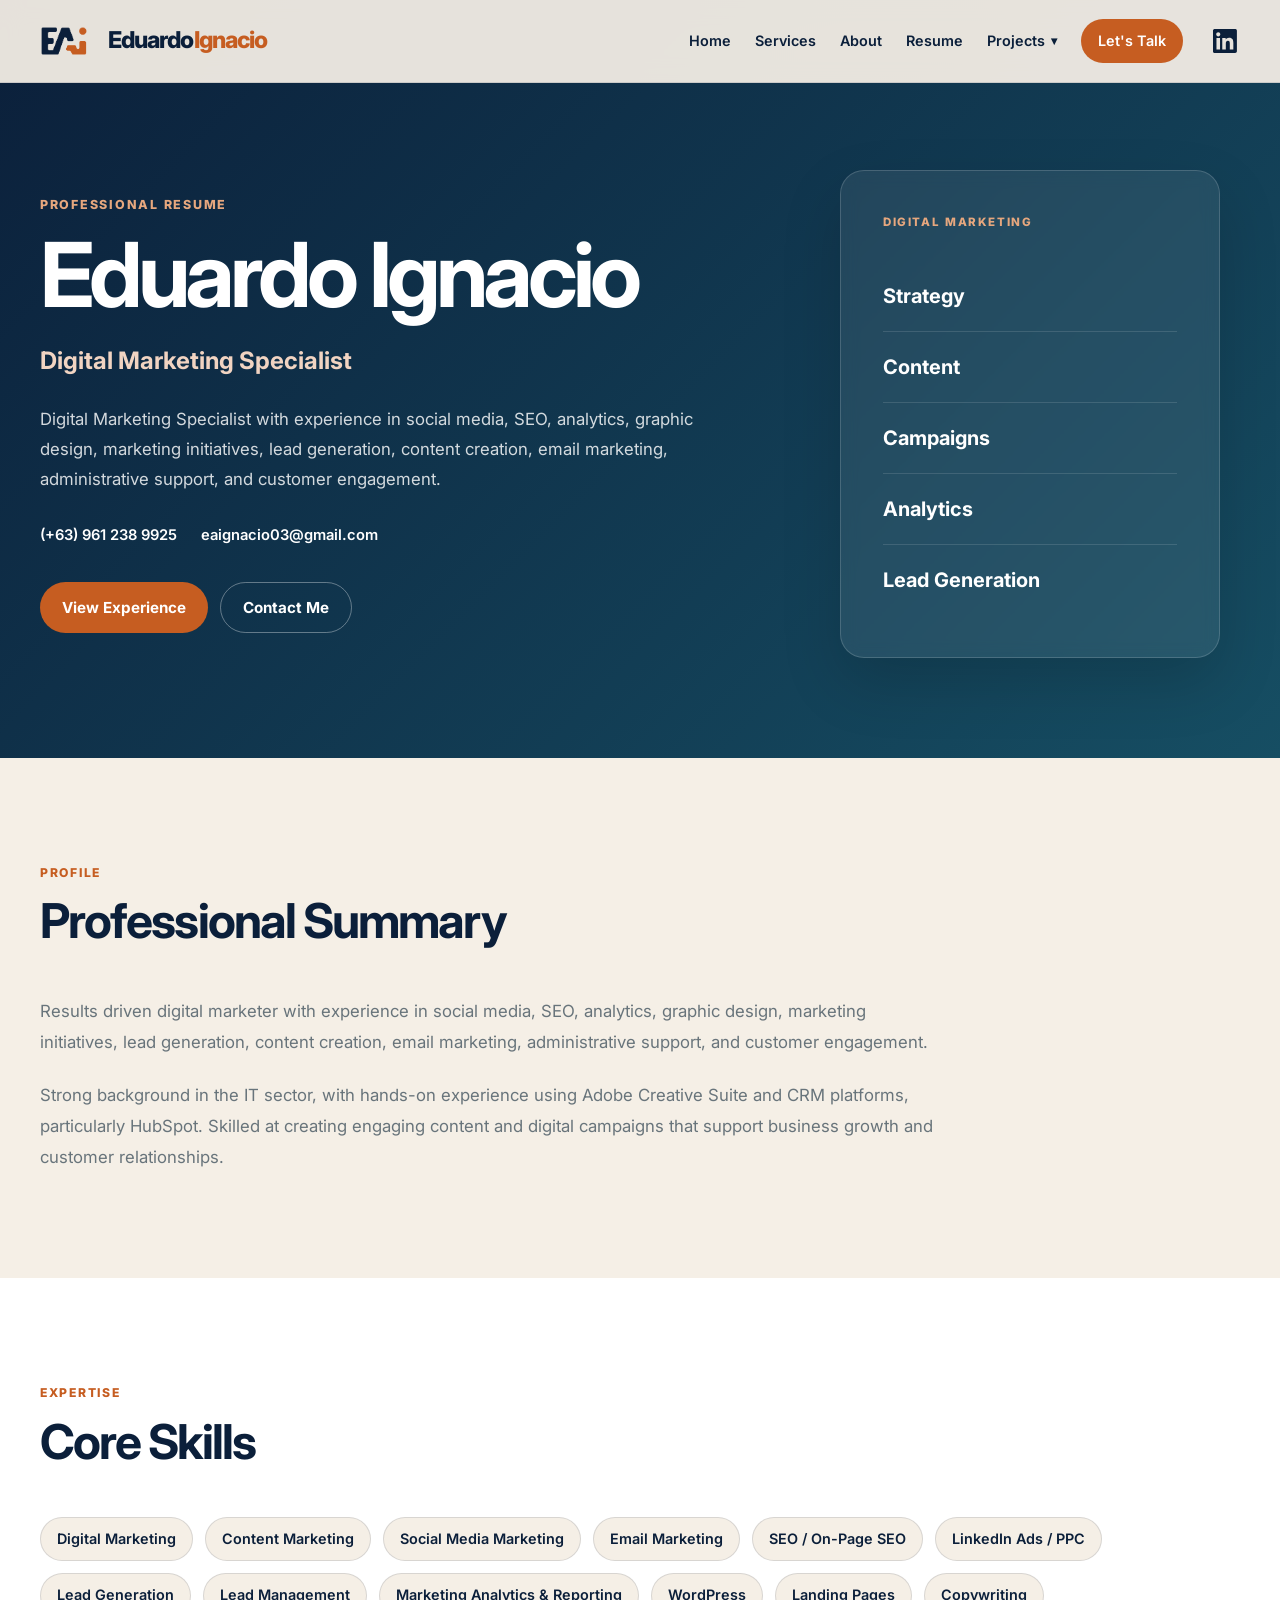
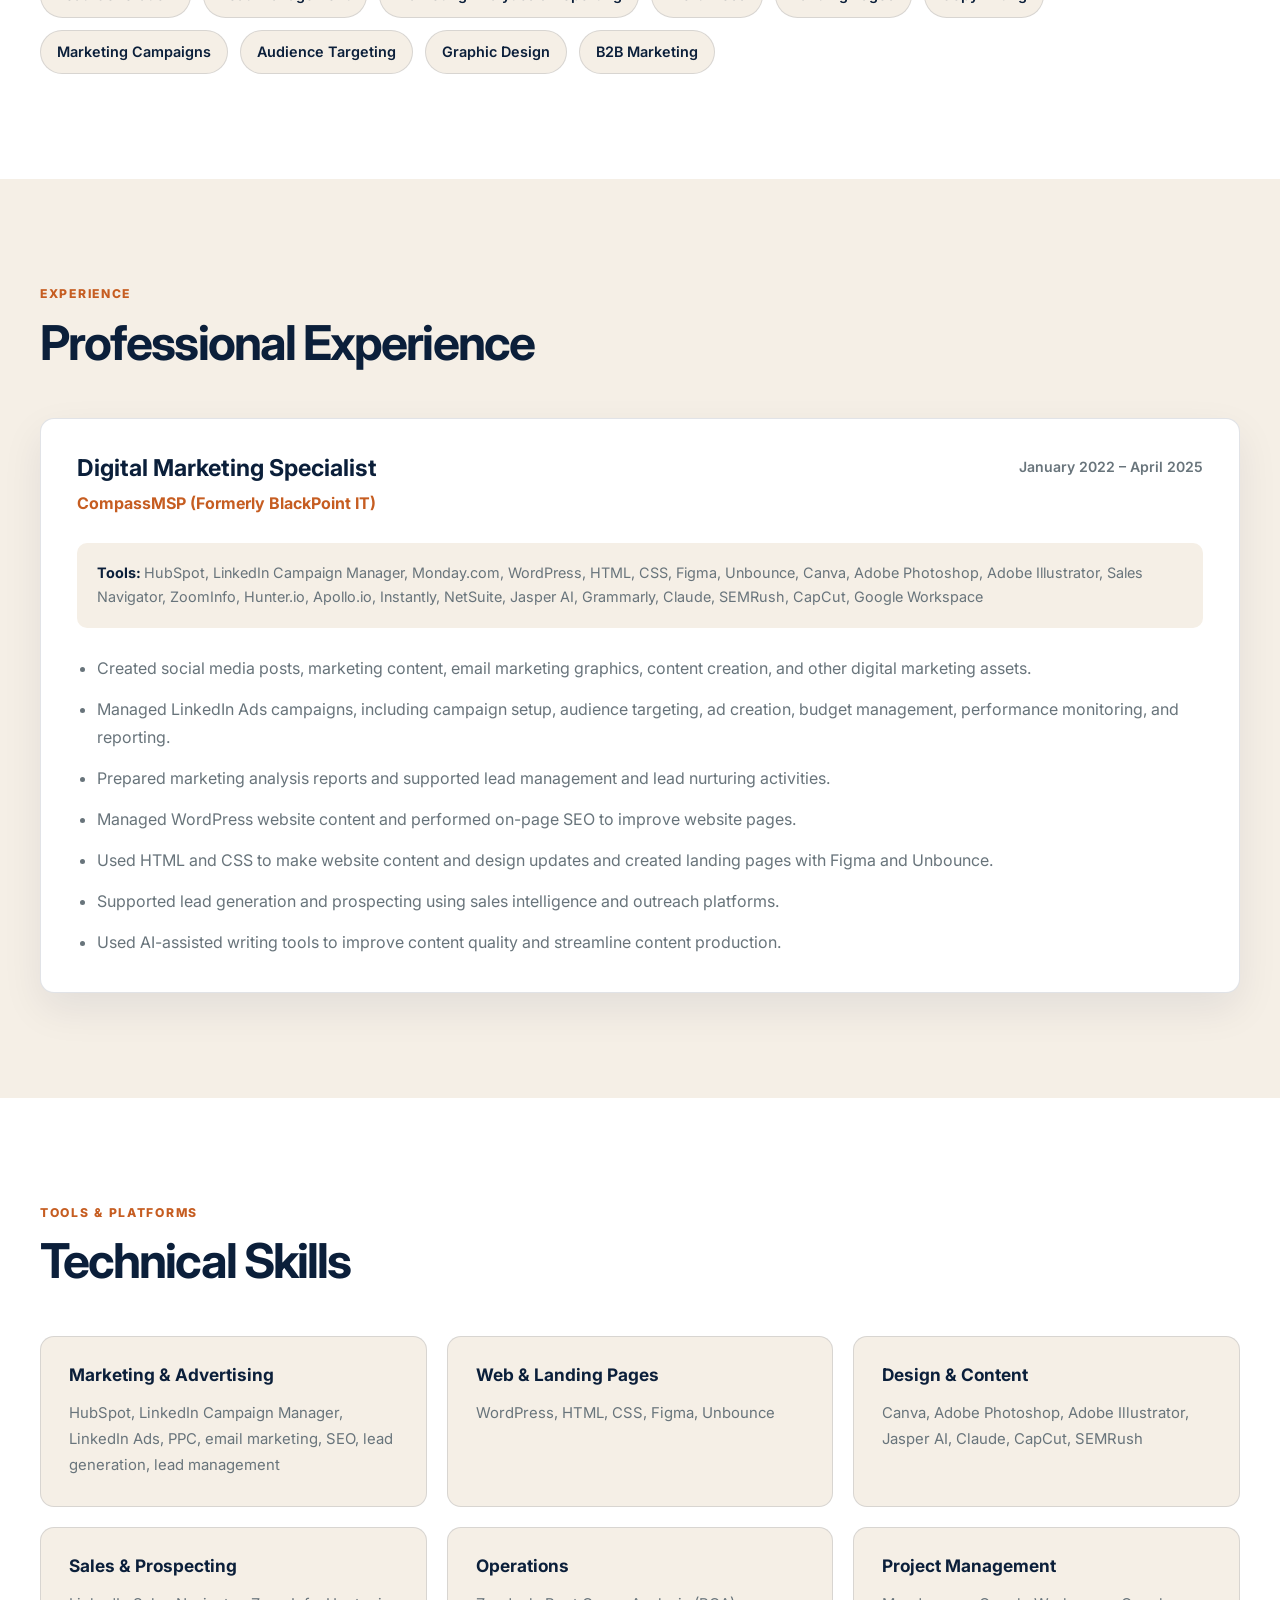
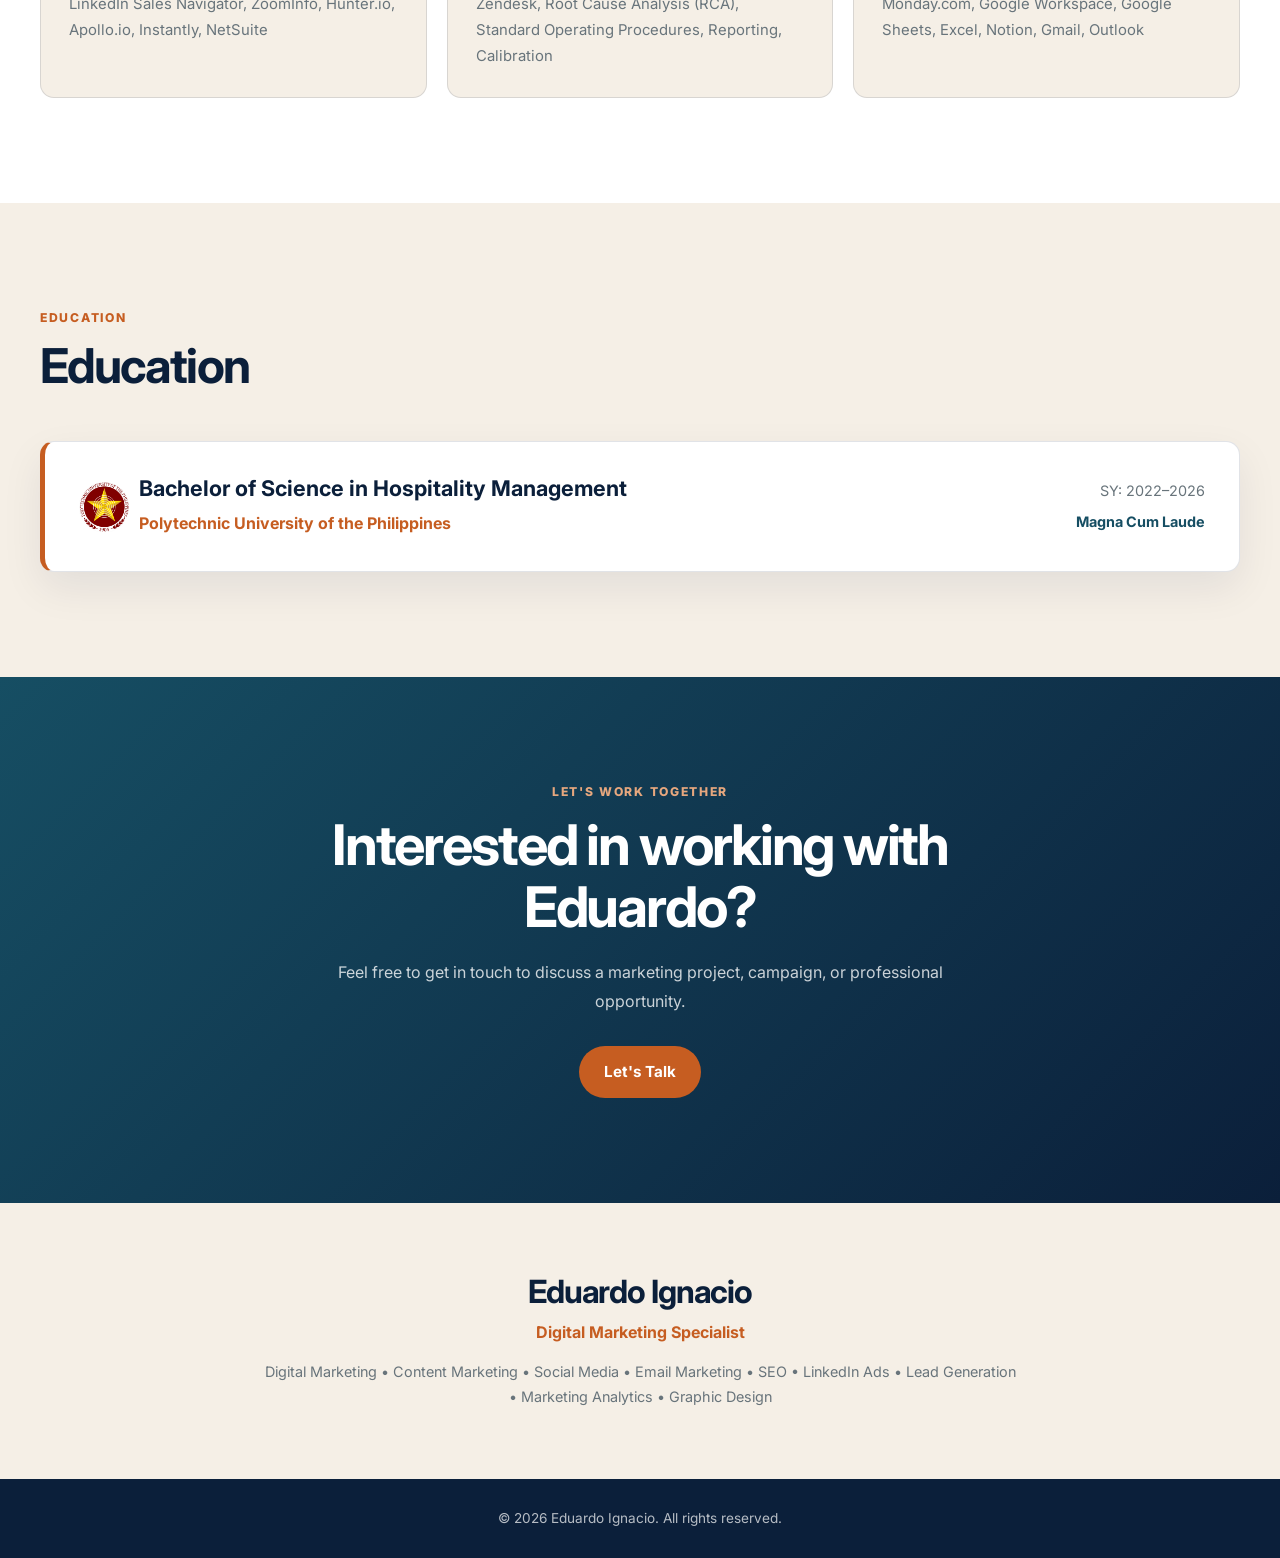
<file: resume.html>
<!DOCTYPE html>
<html lang="en">

<head>

  <meta charset="UTF-8">

  <meta
    name="viewport"
    content="width=device-width, initial-scale=1.0"
  >

  <title>
    Resume | Eduardo Ignacio | Digital Marketing Specialist
  </title>

  <meta
    name="description"
    content="Resume of Eduardo Ignacio, Digital Marketing Specialist with experience in digital marketing, social media, content marketing, email marketing, SEO, LinkedIn Ads, lead generation, and marketing analytics."
  >

  <link rel="icon" type="image/png" href="assets/favicon-b-o.png">

  <!-- Google Font -->
  <link
    rel="preconnect"
    href="https://fonts.googleapis.com"
  >

  <link
    rel="preconnect"
    href="https://fonts.gstatic.com"
    crossorigin
  >

  <link
    href="https://fonts.googleapis.com/css2?family=Inter:wght@400;500;600;700;800&display=swap"
    rel="stylesheet"
  >


  <!-- Main Website CSS -->
  <link
    rel="stylesheet"
    href="styles.css"
  >

  <!-- Resume Page CSS -->
  <link
    rel="stylesheet"
    href="resume.css"
  >

</head>


<body class="resume-page">


  <!-- =====================================================
       HEADER / NAVIGATION
       ===================================================== -->

  <header class="site-header">

    <nav
      class="nav container"
      aria-label="Primary navigation"
    >

      <div class="brand-group">

        <a
          class="brand"
          href="index.html"
          aria-label="Eduardo Ignacio"
        >
          <img
            src="assets/favicon-b-o.png"
            alt="Eduardo Ignacio"
          >
        </a>

        <a
          href="index.html"
          class="logo"
        >
          Eduardo<span>Ignacio</span>
        </a>

      </div>


      <button
        class="menu-toggle"
        id="menu-toggle"
        type="button"
        aria-label="Open navigation menu"
        aria-expanded="false"
        aria-controls="nav-links"
      >
        <span></span>
        <span></span>
        <span></span>
      </button>


      <div
        class="nav-links"
        id="nav-links"
      >

        <a href="index.html#home">
          Home
        </a>

        <a href="index.html#services">
          Services
        </a>

        <a href="index.html#about">
          About
        </a>

        <a
          href="resume.html"
          aria-current="page"
        >
          Resume
        </a>

        <!-- Projects Dropdown -->

        <div class="nav-dropdown">

          <a
            href="index.html#projects"
            class="nav-dropdown-toggle"
            aria-haspopup="true"
          >
            Projects
            <span class="dropdown-arrow">▾</span>
          </a>


          <div class="dropdown-menu">

            <a href="blackpoint-it.html">
              BlackPoint
            </a>
    <a href="https://projectdesign25.my.canva.site/creative-graphics-design" target="_blank" class="text-link">Graphics Design</a>


          </div>

        </div>




        <a
          href="mailto:eaignacio03@gmail.com?subject=I%20would%20like%20to%20know%20more%20about%20your%20services&body=Hi%20Eduardo%2C%0A%0AI%20am%20interested%20in%20your%20services.%20Can%20you%20please%20get%20back%20to%20me%2C%20and%20let%27s%20talk%20about%20it.%0A%0AThank%20you%21"
          class="nav-cta"
          target="_blank"
          rel="noopener noreferrer"
          data-cta="Let's Talk"
        >
          Let's Talk
        </a>


        <div
          class="socials"
          aria-label="Social links"
        >

          <a
            href="https://www.linkedin.com/in/eduardo-iii-ignacio-841a6138a/"
            target="_blank"
            rel="noopener noreferrer"
            aria-label="LinkedIn"
          >

            <img
              src="assets/LinkedIn_Icon.svg"
              alt=""
            >

          </a>

        </div>

      </div>

    </nav>

  </header>



  <!-- =========================================================
       RESUME HERO
       ========================================================= -->

  <main>

    <section
      class="resume-hero"
      id="home"
    >

      <div class="container">

        <div class="resume-hero-grid">


          <div class="resume-hero-content">

            <p class="resume-label">
              Professional Resume
            </p>


            <h1>
              Eduardo Ignacio
            </h1>


            <p class="resume-title">
              Digital Marketing Specialist
            </p>


            <p class="resume-hero-text">
              Digital Marketing Specialist with experience in social
              media, SEO, analytics, graphic design, marketing
              initiatives, lead generation, content creation, email
              marketing, administrative support, and customer
              engagement.
            </p>


            <div class="resume-contact">

              <a href="tel:+639612389925">
                (+63) 961 238 9925
              </a>

              <a href="mailto:eaignacio03@gmail.com">
                eaignacio03@gmail.com
              </a>

            </div>


            <div class="resume-hero-actions">

              <a
                href="#experience"
                class="btn resume-primary-btn"
              >
                View Experience
              </a>

              <a
                href="mailto:eaignacio03@gmail.com?subject=I%20would%20like%20to%20know%20more%20about%20your%20services&body=Hi%20Eduardo%2C%0A%0AI%20am%20interested%20in%20your%20services.%20Can%20you%20please%20get%20back%20to%20me%2C%20and%20let%27s%20talk%20about%20it.%0A%0AThank%20you%21"
                class="btn resume-secondary-btn"
                target="_blank"
                rel="noopener noreferrer"
                data-cta="Contact Eduardo"
              >
                Contact Me
              </a>

            </div>

          </div>


          <div class="resume-hero-card">

            <div class="resume-hero-card-inner">

              <span class="resume-card-label">
                DIGITAL MARKETING
              </span>

              <strong>
                Strategy
              </strong>

              <strong>
                Content
              </strong>

              <strong>
                Campaigns
              </strong>

              <strong>
                Analytics
              </strong>

              <strong>
                Lead Generation
              </strong>

            </div>

          </div>

        </div>

      </div>

    </section>



    <!-- =========================================================
         PROFESSIONAL SUMMARY
         ========================================================= -->

    <section class="resume-section">

      <div class="container">

        <div class="resume-section-heading">

          <p class="section-label">
            Profile
          </p>

          <h2>
            Professional Summary
          </h2>

        </div>


        <div class="resume-summary">

          <p>
            Results driven digital marketer with experience in social
            media, SEO, analytics, graphic design, marketing initiatives,
            lead generation, content creation, email marketing,
            administrative support, and customer engagement.
          </p>


          <p>
            Strong background in the IT sector, with hands-on experience
            using Adobe Creative Suite and CRM platforms, particularly
            HubSpot. Skilled at creating engaging content and digital
            campaigns that support business growth and customer
            relationships.
          </p>

        </div>

      </div>

    </section>



    <!-- =========================================================
         CORE SKILLS
         ========================================================= -->

    <section class="resume-section resume-section-light">

      <div class="container">

        <div class="resume-section-heading">

          <p class="section-label">
            Expertise
          </p>

          <h2>
            Core Skills
          </h2>

        </div>


        <div class="skills-list">

          <span>Digital Marketing</span>

          <span>Content Marketing</span>

          <span>Social Media Marketing</span>

          <span>Email Marketing</span>

          <span>SEO / On-Page SEO</span>

          <span>LinkedIn Ads / PPC</span>

          <span>Lead Generation</span>

          <span>Lead Management</span>

          <span>Marketing Analytics &amp; Reporting</span>

          <span>WordPress</span>

          <span>Landing Pages</span>

          <span>Copywriting</span>

          <span>Marketing Campaigns</span>

          <span>Audience Targeting</span>

          <span>Graphic Design</span>

          <span>B2B Marketing</span>

        </div>

      </div>

    </section>



    <!-- =========================================================
         PROFESSIONAL EXPERIENCE
         ========================================================= -->

    <section
      class="resume-section"
      id="experience"
    >

      <div class="container">

        <div class="resume-section-heading">

          <p class="section-label">
            Experience
          </p>

          <h2>
            Professional Experience
          </h2>

        </div>


        <div class="experience-list">


          <!-- COMPASSMSP -->

          <article class="experience-item">

            <div class="experience-header">

              <div>

                <h3>
                  Digital Marketing Specialist
                </h3>

                <p class="company-name">
                  CompassMSP (Formerly BlackPoint IT)
                </p>

              </div>


              <span class="experience-date">
                January 2022 – April 2025
              </span>

            </div>


            <div class="experience-tools">

              <strong>
                Tools:
              </strong>

              HubSpot, LinkedIn Campaign Manager, Monday.com,
              WordPress, HTML, CSS, Figma, Unbounce, Canva,
              Adobe Photoshop, Adobe Illustrator, Sales Navigator,
              ZoomInfo, Hunter.io, Apollo.io, Instantly, NetSuite,
              Jasper AI, Grammarly, Claude, SEMRush, CapCut,
              Google Workspace

            </div>


            <ul>

              <li>
                Created social media posts, marketing content,
                email marketing graphics, content creation, and
                other digital marketing assets.
              </li>

              <li>
                Managed LinkedIn Ads campaigns, including campaign
                setup, audience targeting, ad creation, budget
                management, performance monitoring, and reporting.
              </li>

              <li>
                Prepared marketing analysis reports and supported
                lead management and lead nurturing activities.
              </li>

              <li>
                Managed WordPress website content and performed
                on-page SEO to improve website pages.
              </li>

              <li>
                Used HTML and CSS to make website content and
                design updates and created landing pages with
                Figma and Unbounce.
              </li>

              <li>
                Supported lead generation and prospecting using
                sales intelligence and outreach platforms.
              </li>

              <li>
                Used AI-assisted writing tools to improve content
                quality and streamline content production.
              </li>

            </ul>

          </article>

        </div>

      </div>

    </section>



    <!-- =========================================================
         TECHNICAL SKILLS
         ========================================================= -->

    <section class="resume-section resume-section-light">

      <div class="container">

        <div class="resume-section-heading">

          <p class="section-label">
            Tools &amp; Platforms
          </p>

          <h2>
            Technical Skills
          </h2>

        </div>


        <div class="technical-skills">


          <article class="technical-skill">

            <h3>
              Marketing &amp; Advertising
            </h3>

            <p>
              HubSpot, LinkedIn Campaign Manager, LinkedIn Ads,
              PPC, email marketing, SEO, lead generation,
              lead management
            </p>

          </article>


          <article class="technical-skill">

            <h3>
              Web &amp; Landing Pages
            </h3>

            <p>
              WordPress, HTML, CSS, Figma, Unbounce
            </p>

          </article>


          <article class="technical-skill">

            <h3>
              Design &amp; Content
            </h3>

            <p>
              Canva, Adobe Photoshop, Adobe Illustrator,
              Jasper AI, Claude, CapCut, SEMRush
            </p>

          </article>


          <article class="technical-skill">

            <h3>
              Sales &amp; Prospecting
            </h3>

            <p>
              LinkedIn Sales Navigator, ZoomInfo, Hunter.io,
              Apollo.io, Instantly, NetSuite
            </p>

          </article>


          <article class="technical-skill">

            <h3>
              Operations
            </h3>

            <p>
              Zendesk, Root Cause Analysis (RCA), Standard
              Operating Procedures, Reporting, Calibration
            </p>

          </article>


          <article class="technical-skill">

            <h3>
              Project Management
            </h3>

            <p>
              Monday.com, Google Workspace, Google Sheets,
              Excel, Notion, Gmail, Outlook
            </p>

          </article>

        </div>

      </div>

    </section>



    <!-- =========================================================
         EDUCATION
         ========================================================= -->


<section class="resume-section">

  <div class="container">

    <div class="resume-section-heading">

      <p class="section-label">
        Education
      </p>

      <h2>
        Education
      </h2>

    </div>


    <article class="education-card">

      <div class="education-main">

        <div class="education-logo">

          <img
            src="assets/pup-logo.png"
            alt="Polytechnic University of the Philippines logo"
          >

        </div>


        <div class="education-content">

          <h3>
            Bachelor of Science in Hospitality Management
          </h3>

          <p class="education-school">
            Polytechnic University of the Philippines
          </p>

        </div>

      </div>


      <div class="education-details">

        <span>
          SY: 2022–2026
        </span>

        <strong>
          Magna Cum Laude
        </strong>

      </div>

    </article>

  </div>

</section>




    <!-- =========================================================
         RESUME CTA
         ========================================================= -->

    <section class="resume-cta">

      <div class="container">

        <div class="resume-cta-content">

          <p class="section-label">
            Let's Work Together
          </p>

          <h2>
            Interested in working with Eduardo?
          </h2>

          <p>
            Feel free to get in touch to discuss a marketing project,
            campaign, or professional opportunity.
          </p>


          <a
            href="mailto:eaignacio03@gmail.com?subject=I%20would%20like%20to%20know%20more%20about%20your%20services&body=Hi%20Eduardo%2C%0A%0AI%20am%20interested%20in%20your%20services.%20Can%20you%20please%20get%20back%20to%20me%2C%20and%20let%27s%20talk%20about%20it.%0A%0AThank%20you%21"
            class="btn resume-cta-btn"
            target="_blank"
            rel="noopener noreferrer"
            data-cta="Let's Talk"
          >
            Let's Talk
          </a>

        </div>

      </div>

    </section>



    <!-- =========================================================
         PERSONAL BRAND INTRO
         ========================================================= -->

    <section class="resume-signature">

      <div class="container">

        <h2>
          Eduardo Ignacio
        </h2>

        <p class="resume-signature-title">
          Digital Marketing Specialist
        </p>

        <p>
          Digital Marketing • Content Marketing • Social Media •
          Email Marketing • SEO • LinkedIn Ads • Lead Generation •
          Marketing Analytics • Graphic Design
        </p>

      </div>

    </section>

  </main>



  <!-- =========================================================
       FOOTER
       ========================================================= -->

  <footer class="footer">

    <div class="container">

      © 2026 Eduardo Ignacio. All rights reserved.

    </div>

  </footer>



  <script src="script.js"></script>

</body>

</html>
</file>
<file: styles.css>
/* =========================================================
   EDUARDO IGNACIO PORTFOLIO
   Main Stylesheet
   ========================================================= */

/* =========================================================
   9. SOCIAL MEDIA ICONS
   ========================================================= */

.socials {
  display: flex;
  gap: 15px;
  margin-left: 3px;
}

.socials img {
  width: 30px;
  height: 30px;
  display: block;
  object-fit: contain;
}



/* =========================================================
   VARIABLES
   ========================================================= */

:root {
  --main: #0b1f3a;
  --secondary: #164e63;
  --accent: #c65d21;
  --background: #f5efe6;
  --text: #263238;

  --white: #ffffff;
  --muted: #68747b;
  --border: rgba(11, 31, 58, 0.12);

  --max-width: 1200px;

  --radius: 14px;
  --transition: 0.25s ease;
}


/* =========================================================
   RESET
   ========================================================= */

* {
  box-sizing: border-box;
  margin: 0;
  padding: 0;
}

html {
  scroll-behavior: smooth;
}

body {
  font-family: "Inter", sans-serif;
  background: var(--background);
  color: var(--text);
  line-height: 1.7;
}

img {
  max-width: 100%;
  display: block;
}

a {
  color: inherit;
  text-decoration: none;
}

button,
a {
  -webkit-tap-highlight-color: transparent;
}


/* =========================================================
   GLOBAL
   ========================================================= */

.container {
  width: min(100% - 40px, var(--max-width));
  margin: 0 auto;
}

.section {
  padding: 110px 0;
}

.eyebrow {
  margin-bottom: 16px;
  color: var(--accent);
  font-size: 0.78rem;
  font-weight: 700;
  letter-spacing: 0.14em;
}

h1,
h2,
h3 {
  color: var(--main);
  line-height: 1.2;
}

h1 {
  font-size: clamp(3rem, 6vw, 5.2rem);
  letter-spacing: -0.045em;
}

h2 {
  font-size: clamp(2.2rem, 4vw, 3.5rem);
  letter-spacing: -0.035em;
}

h3 {
  font-size: 1.35rem;
}

p {
  color: var(--text);
}

.text-link {
  display: inline-block;
  color: var(--accent);
  font-weight: 700;
  transition: var(--transition);
}

.text-link:hover {
  color: var(--secondary);
  transform: translateX(4px);
}


/* =========================================================
   BUTTONS
   ========================================================= */

.btn {
  display: inline-flex;
  align-items: center;
  justify-content: center;

  min-height: 52px;
  padding: 0 26px;

  border-radius: 8px;

  font-size: 0.95rem;
  font-weight: 700;

  transition:
    transform var(--transition),
    background var(--transition),
    color var(--transition);
}

.btn:hover {
  transform: translateY(-2px);
}

.btn-primary {
  background: var(--accent);
  color: var(--white);
}

.btn-primary:hover {
  background: #a94d1b;
}

.btn-secondary {
  border: 1px solid var(--main);
  color: var(--main);
}

.btn-secondary:hover {
  background: var(--main);
  color: var(--white);
}

.btn-light {
  background: var(--white);
  color: var(--main);
}

.btn-light:hover {
  background: var(--background);
}


/* =========================================================
   HEADER
   ========================================================= */

.site-header {
  position: fixed;
  top: 0;
  left: 0;

  width: 100%;

  z-index: 1000;

  background: rgba(245, 239, 230, 0.94);

  border-bottom: 1px solid var(--border);

  backdrop-filter: blur(12px);
}

.nav {
  min-height: 82px;
  display: flex;
  align-items: center;
  justify-content: flex-start;
}


/* BRAND / LOGO */

.brand {
  display: flex;
  align-items: center;
}

.brand img {
  display: block;
  width: 58px;
  height: 58px;
  object-fit: contain;
}

.logo {
  color: var(--main);
  font-size: 1.5rem;
  font-weight: 700;
  letter-spacing: -0.04em;
  margin-left: 10px;
}

.logo span {
  color: var(--accent);
}

.nav-links {
  display: flex;
  align-items: left;
  gap: 20px;
  margin-left: 430px;
}

.nav-links a {
  color: var(--main);
  font-size: 0.9rem;
  font-weight: 600;

  transition: color var(--transition);
}

.nav-links a:hover {
  color: var(--accent);
}

.nav-links .nav-cta {
  padding: 10px 18px;

  background: var(--main);
  color: var(--white);

  border-radius: 7px;
}

.nav-links .nav-cta:hover {
  background: var(--accent);
  color: var(--white);
}

/* =========================
   PROJECTS DROPDOWN
========================= */

.nav-dropdown {
  position: relative;
}

.nav-dropdown-toggle {
  display: inline-flex;
  align-items: center;
  gap: 6px;
}

.dropdown-arrow {
  font-size: 0.75rem;
  transition: transform 0.25s ease;
}

/* Dropdown menu */

.dropdown-menu {
  position: absolute;
  top: calc(100% + 12px);
  left: 50%;
  transform: translateX(-50%) translateY(6px);

  width: 190px;
  padding: 8px;

  background: var(--white);
  border: 1px solid var(--border);
  border-radius: 12px;

  box-shadow: 0 12px 30px rgba(11, 31, 58, 0.12);

  opacity: 0;
  visibility: hidden;
  pointer-events: none;

  transition:
    opacity 0.2s ease,
    visibility 0.2s ease,
    transform 0.2s ease;

  z-index: 1000;
}

/* Small invisible bridge between Projects and dropdown */
.dropdown-menu::before {
  content: "";
  position: absolute;
  top: -12px;
  left: 0;
  right: 0;
  height: 12px;
}

/* Show dropdown on hover */

.nav-dropdown:hover .dropdown-menu,
.nav-dropdown:focus-within .dropdown-menu {
  opacity: 1;
  visibility: visible;
  pointer-events: auto;
  transform: translateX(-50%) translateY(0);
}

/* Rotate arrow */

.nav-dropdown:hover .dropdown-arrow,
.nav-dropdown:focus-within .dropdown-arrow {
  transform: rotate(180deg);
}

/* Dropdown link */

.dropdown-menu a {
  display: block;
  padding: 11px 14px;

  color: var(--main);
  font-size: 0.9rem;
  font-weight: 600;

  border-radius: 8px;
  text-decoration: none;

  transition:
    background 0.2s ease,
    color 0.2s ease;
}

.dropdown-menu a:hover,
.dropdown-menu a:focus {
  background: var(--background);
  color: var(--accent);
}


/* =========================================================
   MOBILE MENU
   ========================================================= */

.menu-toggle {
  display: none;

  width: 44px;
  height: 44px;

  border: 0;
  background: transparent;

  cursor: pointer;
}

.menu-toggle span {
  display: block;

  width: 24px;
  height: 2px;

  margin: 5px auto;

  background: var(--main);

  transition: var(--transition);
}


/* =========================================================
   HERO
   ========================================================= */

.hero {
  min-height: 100vh;

  display: flex;
  align-items: center;

  padding: 150px 0 100px;

  background:
    radial-gradient(
      circle at 80% 20%,
      rgba(22, 78, 99, 0.12),
      transparent 35%
    ),
    var(--background);
}

.hero-container {
  display: grid;

  grid-template-columns:
    minmax(0, 1.1fr)
    minmax(300px, 0.9fr);

  align-items: center;

  gap: 80px;
}

.hero-content {
  max-width: 720px;
}

.hero h1 span {
  color: var(--accent);
}

.hero-description {
  max-width: 650px;

  margin: 28px 0 34px;

  color: var(--muted);

  font-size: 1.08rem;
}

.hero-buttons {
  display: flex;
  flex-wrap: wrap;
  gap: 14px;
}


/* =========================================================
   HERO CARD
   ========================================================= */

.hero-visual {
  display: flex;
  justify-content: center;
}

.hero-card {
  width: 100%;
  max-width: 440px;

  padding: 24px;

  background: var(--main);

  border-radius: 20px;

  box-shadow:
    0 30px 70px rgba(11, 31, 58, 0.18);

  transform: rotate(2deg);
}

.hero-card-top {
  display: flex;
  align-items: center;
  gap: 10px;

  padding-bottom: 20px;

  color: rgba(255, 255, 255, 0.7);

  border-bottom: 1px solid rgba(255, 255, 255, 0.12);

  font-size: 0.85rem;
}

.status-dot {
  width: 9px;
  height: 9px;

  border-radius: 50%;

  background: var(--accent);
}

.hero-card-main {
  display: grid;

  grid-template-columns: 1fr 1fr;

  gap: 12px;

  margin-top: 20px;
}

.metric {
  min-height: 130px;

  display: flex;
  flex-direction: column;
  justify-content: flex-end;

  padding: 18px;

  background: var(--secondary);

  border-radius: 10px;
}

.metric strong {
  color: var(--white);

  font-size: 1.15rem;
}

.metric span {
  margin-top: 3px;

  color: rgba(255, 255, 255, 0.65);

  font-size: 0.8rem;
}


/* =========================================================
   SECTION HEADING
   ========================================================= */

.section-heading {
  max-width: 750px;

  margin-bottom: 55px;
}

.section-heading h2 {
  margin-bottom: 20px;
}

.section-heading > p:last-child {
  max-width: 650px;

  color: var(--muted);
}


/* =========================================================
   SERVICES
   ========================================================= */

.services-section {
  background: var(--white);
}

.services-grid {
  display: grid;

  grid-template-columns:
    repeat(3, minmax(0, 1fr));

  gap: 20px;
}

.service-card {
  min-height: 280px;

  padding: 32px;

  border: 1px solid var(--border);

  border-radius: var(--radius);

  background: var(--background);

  transition:
    transform var(--transition),
    box-shadow var(--transition);
}

.service-card:hover {
  transform: translateY(-6px);

  box-shadow:
    0 20px 40px rgba(11, 31, 58, 0.08);
}

.service-number {
  margin-bottom: 50px;

  color: var(--accent);

  font-size: 0.8rem;
  font-weight: 700;
}

.service-card h3 {
  margin-bottom: 14px;
}

.service-card p {
  color: var(--muted);
  font-size: 0.92rem;
}


/* =========================================================
   ABOUT
   ========================================================= */

.about-section {
  background: var(--background);
}

.about-grid {
  display: grid;

  grid-template-columns:
    0.7fr
    1.3fr;

  gap: 100px;
}

.about-highlight {
  display: flex;
  flex-direction: column;

  max-width: 220px;

  margin-top: 45px;

  color: var(--main);

  font-size: 1.4rem;
  font-weight: 700;
}

.about-highlight strong {
  margin: 8px 0;

  color: var(--accent);
}

.about-content {
  max-width: 700px;
}

.about-content h2 {
  margin-bottom: 28px;
}

.about-content p {
  margin-bottom: 18px;

  color: var(--muted);
}


/* =========================================================
   PROJECTS
   ========================================================= */

.projects-section {
  background: var(--white);
}

.projects-grid {
  display: grid;

  grid-template-columns:
    repeat(3, minmax(0, 1fr));

  gap: 24px;
}

.project-card {
  overflow: hidden;

  background: var(--background);

  border: 1px solid var(--border);

  border-radius: var(--radius);
}

.project-image {
  min-height: 240px;

  display: flex;
  align-items: flex-end;

  padding: 24px;

  background: var(--main);

  color: var(--white);

  font-size: 1.5rem;
  font-weight: 700;
}

.project-image-one {
  background:
    linear-gradient(
      135deg,
      var(--main),
      var(--secondary)
    );
}

.project-image-two {
  background:
    linear-gradient(
      135deg,
      var(--secondary),
      var(--main)
    );
}

.project-image-three {
  background:
    linear-gradient(
      135deg,
      var(--accent),
      var(--main)
    );
}

.project-content {
  padding: 28px;
}

.project-category {
  margin-bottom: 10px;

  color: var(--accent);

  font-size: 0.72rem;
  font-weight: 700;

  letter-spacing: 0.12em;
}

.project-content h3 {
  margin-bottom: 12px;
}

.project-content p:not(.project-category) {
  margin-bottom: 22px;

  color: var(--muted);

  font-size: 0.92rem;
}


/* =========================================================
   SKILLS
   ========================================================= */

.skills-section {
  background: var(--secondary);
}

.skills-section h2,
.skills-section .eyebrow {
  color: var(--white);
}

.skills-section .eyebrow {
  color: var(--accent);
}

.skills-header {
  display: grid;

  grid-template-columns:
    1fr
    0.8fr;

  gap: 80px;

  align-items: end;

  margin-bottom: 50px;
}

.skills-header > p {
  color: rgba(255, 255, 255, 0.72);
}

.skills-list {
  display: flex;

  flex-wrap: wrap;

  gap: 12px;
}

.skills-list span {
  padding: 12px 18px;

  border: 1px solid rgba(255, 255, 255, 0.2);

  border-radius: 50px;

  color: var(--white);

  font-size: 0.88rem;

  transition: var(--transition);
}

.skills-list span:hover {
  background: var(--accent);

  border-color: var(--accent);
}


/* =========================================================
   PROCESS
   ========================================================= */

.process-section {
  background: var(--background);
}

.process-grid {
  display: grid;

  grid-template-columns:
    repeat(3, minmax(0, 1fr));

  gap: 50px;
}

.process-item {
  padding-top: 25px;

  border-top: 2px solid var(--main);
}

.process-item > span {
  color: var(--accent);

  font-weight: 700;
}

.process-item h3 {
  margin: 22px 0 12px;
}

.process-item p {
  color: var(--muted);
}


/* =========================================================
   CONTACT
   ========================================================= */

.contact-section {
  padding: 100px 0;

  background: var(--main);
}

.contact-container {
  display: flex;

  align-items: center;
  justify-content: space-between;

  gap: 50px;
}

.contact-container h2 {
  max-width: 700px;

  margin-bottom: 20px;

  color: var(--white);
}

.contact-container p:not(.eyebrow) {
  max-width: 650px;

  color: rgba(255, 255, 255, 0.7);
}


/* =========================================================
   FOOTER
   ========================================================= */

.site-footer {
  padding: 28px 0;

  background: #07172c;
}

.footer-container {
  display: flex;

  align-items: center;
  justify-content: space-between;

  gap: 20px;
}

.site-footer p {
  color: rgba(255, 255, 255, 0.55);

  font-size: 0.82rem;
}

.footer-links {
  display: flex;
  gap: 22px;
}

.footer-links a {
  color: rgba(255, 255, 255, 0.7);

  font-size: 0.82rem;

  transition: color var(--transition);
}

.footer-links a:hover {
  color: var(--accent);
}


/* =========================================================
   TABLET
   ========================================================= */

@media (max-width: 900px) {

  .section {
    padding: 85px 0;
  }

  .hero-container {
    grid-template-columns: 1fr;

    gap: 60px;
  }

  .hero-content {
    max-width: 800px;
  }

  .hero-visual {
    justify-content: flex-start;
  }

  .services-grid {
    grid-template-columns:
      repeat(2, minmax(0, 1fr));
  }

  .about-grid {
    grid-template-columns: 1fr;

    gap: 40px;
  }

  .about-highlight {
    flex-direction: row;
    align-items: center;

    gap: 12px;

    max-width: none;

    margin-top: 0;
  }

  .about-highlight strong {
    margin: 0;
  }

  .projects-grid {
    grid-template-columns:
      repeat(2, minmax(0, 1fr));
  }

  .projects-grid .project-card:last-child {
    grid-column: 1 / -1;
  }

  .skills-header {
    grid-template-columns: 1fr;

    gap: 20px;
  }

  .process-grid {
    gap: 30px;
  }

}


/* =========================================================
   MOBILE
   ========================================================= */

@media (max-width: 650px) {

  .container {
    width: min(100% - 30px, var(--max-width));
  }

  .section {
    padding: 70px 0;
  }

  /* Navigation */

.nav {
  min-height: 72px;
}

.brand img {
  width: 48px;
  height: 48px;
}

  .menu-toggle {
    display: block;
  }

  .nav-links {
    position: absolute;

    top: 72px;
    left: 0;

    width: 100%;

    display: none;
    flex-direction: column;
    align-items: stretch;

    gap: 0;

    padding: 15px;

    background: var(--main);

    box-shadow:
      0 20px 30px rgba(11, 31, 58, 0.12);
  }

  .nav-links.active {
    display: flex;
  }

  .nav-links a {
    padding: 14px 10px;

    color: var(--white);
  }

  .nav-links .nav-cta {
    margin-top: 8px;

    text-align: center;

    background: var(--accent);
  }

  /* Hero */

  .hero {
    min-height: auto;

    padding: 130px 0 80px;
  }

  .hero-container {
    gap: 45px;
  }

  .hero h1 {
    font-size: clamp(2.7rem, 12vw, 4rem);
  }

  .hero-description {
    font-size: 1rem;
  }

  .hero-buttons {
    flex-direction: column;
    align-items: stretch;
  }

  .btn {
    width: 100%;
  }

  .hero-card {
    transform: none;
  }

  .hero-card-main {
    grid-template-columns: 1fr 1fr;
  }

  .metric {
    min-height: 110px;
  }

  /* Services */

  .services-grid {
    grid-template-columns: 1fr;
  }

  /* Projects */

  .projects-grid {
    grid-template-columns: 1fr;
  }

  .projects-grid .project-card:last-child {
    grid-column: auto;
  }

  /* Process */

  .process-grid {
    grid-template-columns: 1fr;

    gap: 35px;
  }

  /* Contact */

  .contact-container {
    flex-direction: column;

    align-items: flex-start;
  }

  /* Footer */

  .footer-container {
    flex-direction: column;

    align-items: flex-start;
  }

  .footer-links {
    flex-wrap: wrap;
  }

}


/* =========================================================
   SMALL MOBILE
   ========================================================= */

@media (max-width: 400px) {

  .hero-card-main {
    grid-template-columns: 1fr;
  }

  .metric {
    min-height: 90px;
  }

  .about-highlight {
    flex-wrap: wrap;
  }

}
</file>
<file: blackpoint-it.css>
/* =========================================================
   BLACKPOINT IT PROJECT PAGE
   Page-specific styles
   ========================================================= */


/* =========================================================
   PROJECT HERO
   ========================================================= */

.bp-hero {
  min-height: 620px;

  display: flex;
  align-items: center;

  padding: 150px 0 100px;

  background:
    radial-gradient(
      circle at 85% 20%,
      rgba(22, 78, 99, 0.16),
      transparent 35%
    ),
    var(--background);
}

.bp-hero-grid {
  display: grid;

  grid-template-columns:
    minmax(0, 1.1fr)
    minmax(320px, 0.9fr);

  align-items: center;

  gap: 80px;
}

.bp-hero-content {
  max-width: 720px;
}

.bp-eyebrow {
  margin-bottom: 18px;

  color: var(--accent);

  font-size: 0.78rem;
  font-weight: 700;

  letter-spacing: 0.14em;
}

.bp-hero h1 {
  margin-bottom: 25px;

  color: var(--main);

  font-size: clamp(3rem, 6vw, 5.2rem);

  line-height: 1.05;

  letter-spacing: -0.045em;
}

.bp-hero-intro {
  max-width: 650px;

  margin-bottom: 35px;

  color: var(--muted);

  font-size: 1.08rem;
}

.bp-hero-links {
  display: flex;

  flex-wrap: wrap;

  gap: 10px;
}

.bp-hero-links a {
  padding: 10px 16px;

  border: 1px solid var(--border);

  border-radius: 50px;

  background: var(--white);

  color: var(--main);

  font-size: 0.85rem;
  font-weight: 600;

  transition:
    background var(--transition),
    color var(--transition),
    border-color var(--transition),
    transform var(--transition);
}

.bp-hero-links a:hover {
  border-color: var(--accent);

  background: var(--accent);

  color: var(--white);

  transform: translateY(-2px);
}


/* =========================================================
   BLACKPOINT LOGO
   ========================================================= */

.bp-hero-visual {
  display: flex;

  align-items: center;
  justify-content: center;
}

.bp-logo-card {
  width: 100%;
  max-width: 440px;

  min-height: 300px;

  display: flex;

  align-items: center;
  justify-content: center;

  padding: 50px;

  background: var(--white);

  border: 1px solid var(--border);

  border-radius: 20px;

  box-shadow:
    0 30px 70px rgba(11, 31, 58, 0.12);

  transform: rotate(2deg);

  transition: transform var(--transition);
}

.bp-logo-card:hover {
  transform: rotate(0deg) translateY(-5px);
}

.bp-logo-card img {
  width: 100%;
  max-width: 300px;

  height: auto;

  object-fit: contain;
}


/* =========================================================
   GENERAL SECTIONS
   ========================================================= */

.bp-section {
  padding: 110px 0;

  background: var(--background);
}

.bp-section-alt {
  background: var(--white);
}


/* =========================================================
   SECTION HEADINGS
   ========================================================= */

.bp-section-heading {
  max-width: 700px;

  margin-bottom: 55px;
}

.bp-section-heading-wide {
  max-width: 760px;
}

.bp-section-label {
  margin-bottom: 15px;

  color: var(--accent);

  font-size: 0.78rem;
  font-weight: 700;

  letter-spacing: 0.14em;
}

.bp-section-heading h2 {
  margin-bottom: 20px;

  color: var(--main);

  font-size: clamp(2.2rem, 4vw, 3.5rem);

  line-height: 1.2;

  letter-spacing: -0.035em;
}

.bp-section-heading > p:last-child {
  max-width: 680px;

  color: var(--muted);
}


/* =========================================================
   PROJECT OVERVIEW
   ========================================================= */

.bp-overview {
  background: var(--white);
}

.bp-overview-grid {
  display: grid;

  grid-template-columns:
    0.8fr
    1.2fr;

  gap: 100px;

  align-items: start;
}

.bp-overview-copy {
  max-width: 700px;
}

.bp-overview-copy p {
  margin-bottom: 20px;

  color: var(--muted);
}

.bp-overview-copy p:last-child {
  margin-bottom: 0;
}


/* =========================================================
   PROJECT GRID
   ========================================================= */

.bp-project-grid {
  display: grid;

  grid-template-columns:
    repeat(3, minmax(0, 1fr));

  gap: 24px;
}


/* =========================================================
   PROJECT CARDS
   ========================================================= */

.bp-project-card {
  overflow: hidden;

  display: flex;
  flex-direction: column;

  background: var(--white);

  border: 1px solid var(--border);

  border-radius: var(--radius);

  transition:
    transform var(--transition),
    box-shadow var(--transition);
}

.bp-project-card:hover {
  transform: translateY(-6px);

  box-shadow:
    0 20px 45px rgba(11, 31, 58, 0.10);
}


/* =========================================================
   PDF PREVIEW
   ========================================================= */

.bp-project-preview {
  height: 360px;

  overflow: hidden;

  background: #e9e5de;

  border-bottom: 1px solid var(--border);
}

.bp-project-preview iframe {
  display: block;

  width: 100%;
  height: 100%;

  border: 0;

  background: var(--white);
}


/* =========================================================
   PROJECT CARD CONTENT
   ========================================================= */

.bp-project-card-content {
  flex: 1;

  display: flex;
  flex-direction: column;

  padding: 28px;
}

.bp-card-number {
  margin-bottom: 14px;

  color: var(--accent);

  font-size: 0.75rem;
  font-weight: 700;

  letter-spacing: 0.12em;
}

.bp-project-card h3 {
  margin-bottom: 14px;

  color: var(--main);

  font-size: 1.3rem;

  line-height: 1.25;
}

.bp-project-card p:not(.bp-card-number) {
  margin-bottom: 24px;

  color: var(--muted);

  font-size: 0.92rem;
}

.bp-project-link {
  margin-top: auto;

  color: var(--accent);

  font-size: 0.9rem;
  font-weight: 700;

  transition:
    color var(--transition),
    transform var(--transition);
}

.bp-project-link:hover {
  color: var(--secondary);

  transform: translateX(4px);
}


/* =========================================================
   CONTRIBUTION / SKILLS
   ========================================================= */

.bp-contribution-section {
  padding: 110px 0;

  background: var(--secondary);
}

.bp-centered {
  max-width: 700px;

  margin-right: auto;
  margin-left: auto;

  text-align: center;
}

.bp-contribution-section .bp-section-label {
  color: var(--accent);
}

.bp-contribution-section h2 {
  color: var(--white);
}

.bp-skills-grid {
  display: grid;

  grid-template-columns:
    repeat(3, minmax(0, 1fr));

  gap: 16px;
}

.bp-skill-item {
  min-height: 150px;

  display: flex;
  flex-direction: column;
  justify-content: space-between;

  padding: 25px;

  border: 1px solid rgba(255, 255, 255, 0.16);

  border-radius: var(--radius);

  background: rgba(255, 255, 255, 0.05);

  transition:
    background var(--transition),
    transform var(--transition);
}

.bp-skill-item:hover {
  background: rgba(255, 255, 255, 0.10);

  transform: translateY(-4px);
}

.bp-skill-item span {
  color: var(--accent);

  font-size: 0.78rem;
  font-weight: 700;
}

.bp-skill-item h3 {
  color: var(--white);

  font-size: 1.15rem;
}


/* =========================================================
   BACK TO TOP
   ========================================================= */

.bp-footer-link {
  padding: 35px 0;

  background: var(--background);

  border-top: 1px solid var(--border);
}

.bp-back-link {
  color: var(--accent);

  font-size: 0.9rem;
  font-weight: 700;

  transition:
    color var(--transition),
    transform var(--transition);
}

.bp-back-link:hover {
  color: var(--secondary);

  transform: translateY(-2px);
}


/* =========================================================
   TABLET
   ========================================================= */

@media (max-width: 900px) {

  .bp-hero {
    padding: 135px 0 85px;
  }

  .bp-hero-grid {
    grid-template-columns: 1fr;

    gap: 55px;
  }

  .bp-hero-visual {
    justify-content: flex-start;
  }

  .bp-logo-card {
    max-width: 500px;
  }

  .bp-overview-grid {
    grid-template-columns: 1fr;

    gap: 45px;
  }

  .bp-project-grid {
    grid-template-columns:
      repeat(2, minmax(0, 1fr));
  }

  .bp-project-grid .bp-project-card:last-child {
    grid-column: 1 / -1;
  }

  .bp-skills-grid {
    grid-template-columns:
      repeat(2, minmax(0, 1fr));
  }

}


/* =========================================================
   MOBILE
   ========================================================= */

@media (max-width: 650px) {

  .bp-hero {
    min-height: auto;

    padding: 125px 0 75px;
  }

  .bp-hero-grid {
    gap: 40px;
  }

  .bp-hero h1 {
    font-size: clamp(2.7rem, 12vw, 4rem);
  }

  .bp-hero-intro {
    font-size: 1rem;
  }

  .bp-hero-links {
    gap: 8px;
  }

  .bp-hero-links a {
    padding: 9px 13px;

    font-size: 0.8rem;
  }

  .bp-logo-card {
    min-height: 240px;

    padding: 35px;

    transform: none;
  }

  .bp-section {
    padding: 75px 0;
  }

  .bp-section-heading {
    margin-bottom: 40px;
  }

  .bp-project-grid {
    grid-template-columns: 1fr;
  }

  .bp-project-grid .bp-project-card:last-child {
    grid-column: auto;
  }

  .bp-project-preview {
    height: 420px;
  }

  .bp-project-card-content {
    padding: 24px;
  }

  .bp-skills-grid {
    grid-template-columns: 1fr;
  }

  .bp-skill-item {
    min-height: 130px;
  }

}


/* =========================================================
   SMALL MOBILE
   ========================================================= */

@media (max-width: 400px) {

  .bp-project-preview {
    height: 350px;
  }

  .bp-logo-card {
    min-height: 210px;
  }

}
</file>
<file: resume.css>
/* =========================================================
   EDUARDO IGNACIO
   RESUME PAGE
========================================================= */

:root {
  --resume-main: #0b1f3a;
  --resume-secondary: #164e63;
  --resume-accent: #c65d21;
  --resume-background: #f5efe6;
  --resume-text: #263238;
  --resume-white: #ffffff;
  --resume-muted: #68747b;
  --resume-border: rgba(11, 31, 58, 0.12);
  --resume-radius: 14px;
  --resume-shadow: 0 16px 40px rgba(11, 31, 58, 0.08);
}


/* =========================================================
   BASE
========================================================= */

.resume-page {
  background: var(--resume-background);
  color: var(--resume-text);
}

.resume-page *,
.resume-page *::before,
.resume-page *::after {
  box-sizing: border-box;
}

.resume-page a {
  color: inherit;
}

.resume-page .container {
  width: min(1200px, calc(100% - 40px));
  margin-inline: auto;
}


/* =========================================================
   HEADER
========================================================= */

.resume-page .site-header {
  position: fixed;
  top: 0;
  left: 0;
  right: 0;
  z-index: 1000;

  background: rgba(245, 239, 230, 0.94);
  border-bottom: 1px solid var(--resume-border);

  backdrop-filter: blur(12px);
  -webkit-backdrop-filter: blur(12px);
}

.resume-page .nav {
  min-height: 82px;
  display: flex;
  align-items: center;
  gap: 24px;
}

.resume-page .brand-group {
  display: flex;
  align-items: center;
  gap: 10px;
  flex-shrink: 0;
}

.resume-page .brand {
  display: flex;
  align-items: center;
}

.resume-page .brand img {
  display: block;
  width: 48px;
  height: 48px;
  object-fit: contain;
}

.resume-page .logo {
  color: var(--resume-main);
  font-size: 1.45rem;
  font-weight: 800;
  letter-spacing: -0.04em;
  white-space: nowrap;
  text-decoration: none;
}

.resume-page .logo span {
  color: var(--resume-accent);
}

.resume-page .nav-links {
  margin-left: auto;

  display: flex;
  align-items: center;
  gap: 24px;
}

.resume-page .nav-links > a,
.resume-page .nav-dropdown-toggle {
  color: var(--resume-main);
  font-size: 0.9rem;
  font-weight: 600;
  text-decoration: none;
  white-space: nowrap;
}

.resume-page .nav-links > a:hover,
.resume-page .nav-dropdown-toggle:hover {
  color: var(--resume-accent);
}


/* =========================================================
   PROJECT DROPDOWN
========================================================= */

.resume-page .nav-dropdown {
  position: relative;
}

.resume-page .nav-dropdown-toggle {
  display: inline-flex;
  align-items: center;
  gap: 6px;
}

.resume-page .dropdown-arrow {
  font-size: 0.72rem;
  transition: transform 0.25s ease;
}

.resume-page .dropdown-menu {
  position: absolute;
  top: calc(100% + 12px);
  left: 50%;

  width: 190px;
  padding: 8px;

  background: var(--resume-white);
  border: 1px solid var(--resume-border);
  border-radius: 12px;

  box-shadow: var(--resume-shadow);

  opacity: 0;
  visibility: hidden;
  pointer-events: none;

  transform: translateX(-50%) translateY(6px);

  transition:
    opacity 0.2s ease,
    visibility 0.2s ease,
    transform 0.2s ease;

  z-index: 1001;
}

.resume-page .dropdown-menu::before {
  content: "";
  position: absolute;
  top: -12px;
  left: 0;
  right: 0;
  height: 12px;
}

.resume-page .nav-dropdown:hover .dropdown-menu,
.resume-page .nav-dropdown:focus-within .dropdown-menu {
  opacity: 1;
  visibility: visible;
  pointer-events: auto;
  transform: translateX(-50%) translateY(0);
}

.resume-page .nav-dropdown:hover .dropdown-arrow,
.resume-page .nav-dropdown:focus-within .dropdown-arrow {
  transform: rotate(180deg);
}

.resume-page .dropdown-menu a {
  display: block;

  padding: 11px 14px;

  color: var(--resume-main);
  font-size: 0.9rem;
  font-weight: 600;

  text-decoration: none;
  border-radius: 8px;

  transition:
    background 0.2s ease,
    color 0.2s ease;
}

.resume-page .dropdown-menu a:hover,
.resume-page .dropdown-menu a:focus {
  background: var(--resume-background);
  color: var(--resume-accent);
}


/* =========================================================
   NAV CTA
========================================================= */

.resume-page .nav-cta {
  display: inline-flex;
  align-items: center;
  justify-content: center;

  padding: 10px 17px;

  color: var(--resume-white) !important;
  background: var(--resume-accent);

  border-radius: 999px;

  font-size: 0.85rem;
  font-weight: 700;

  text-decoration: none;

  transition:
    background 0.25s ease,
    transform 0.25s ease;
}

.resume-page .nav-cta:hover {
  background: #a94f1d;
  color: var(--resume-white) !important;
  transform: translateY(-1px);
}

.resume-page .socials {
  display: flex;
  align-items: center;
}

.resume-page .socials img {
  display: block;
  width: 30px;
  height: 30px;
  object-fit: contain;
}


/* =========================================================
   RESUME HERO
========================================================= */

.resume-page .resume-hero {
  padding: 170px 0 100px;

  background:
    linear-gradient(
      135deg,
      var(--resume-main) 0%,
      var(--resume-secondary) 100%
    );

  color: var(--resume-white);
}

.resume-page .resume-hero-grid {
  display: grid;
  grid-template-columns: minmax(0, 1.25fr) minmax(280px, 0.75fr);
  gap: 80px;
  align-items: center;
}

.resume-page .resume-label {
  margin: 0 0 16px;

  color: #e6a77e;

  font-size: 0.78rem;
  font-weight: 800;
  letter-spacing: 0.14em;
  text-transform: uppercase;
}

.resume-page .resume-hero h1 {
  margin: 0;

  color: var(--resume-white);

  font-size: clamp(3rem, 7vw, 5.8rem);
  line-height: 0.98;
  letter-spacing: -0.055em;
}

.resume-page .resume-title {
  margin: 22px 0 0;

  color: #f1d4c2;

  font-size: clamp(1.2rem, 2vw, 1.5rem);
  font-weight: 700;
}

.resume-page .resume-hero-text {
  max-width: 680px;
  margin: 22px 0 0;

  color: rgba(255, 255, 255, 0.82);

  font-size: 1.05rem;
  line-height: 1.8;
}

.resume-page .resume-contact {
  display: flex;
  flex-wrap: wrap;
  gap: 12px 24px;

  margin-top: 28px;
}

.resume-page .resume-contact a {
  color: var(--resume-white);

  font-size: 0.92rem;
  font-weight: 600;

  text-decoration: none;
}

.resume-page .resume-contact a:hover {
  color: #f1b28b;
}

.resume-page .resume-hero-actions {
  display: flex;
  flex-wrap: wrap;
  gap: 12px;

  margin-top: 34px;
}

.resume-page .resume-primary-btn,
.resume-page .resume-secondary-btn {
  display: inline-flex;
  align-items: center;
  justify-content: center;

  min-height: 48px;
  padding: 12px 22px;

  border-radius: 999px;

  font-weight: 700;
  text-decoration: none;

  transition:
    transform 0.25s ease,
    background 0.25s ease,
    color 0.25s ease;
}

.resume-page .resume-primary-btn {
  color: var(--resume-white);
  background: var(--resume-accent);
}

.resume-page .resume-primary-btn:hover {
  background: #a94f1d;
  transform: translateY(-2px);
}

.resume-page .resume-secondary-btn {
  color: var(--resume-white);
  background: transparent;
  border: 1px solid rgba(255, 255, 255, 0.35);
}

.resume-page .resume-secondary-btn:hover {
  background: rgba(255, 255, 255, 0.1);
  transform: translateY(-2px);
}


/* =========================================================
   HERO SKILL CARD
========================================================= */

.resume-page .resume-hero-card {
  display: flex;
  justify-content: center;
}

.resume-page .resume-hero-card-inner {
  width: min(100%, 380px);

  padding: 42px;

  background: rgba(255, 255, 255, 0.08);

  border: 1px solid rgba(255, 255, 255, 0.16);
  border-radius: 24px;

  box-shadow: 0 25px 60px rgba(0, 0, 0, 0.15);

  backdrop-filter: blur(8px);
}

.resume-page .resume-card-label {
  display: block;

  margin-bottom: 28px;

  color: #e6a77e;

  font-size: 0.72rem;
  font-weight: 800;
  letter-spacing: 0.14em;
}

.resume-page .resume-hero-card-inner strong {
  display: block;

  padding: 18px 0;

  color: var(--resume-white);

  font-size: 1.25rem;

  border-bottom: 1px solid rgba(255, 255, 255, 0.12);
}

.resume-page .resume-hero-card-inner strong:last-child {
  border-bottom: 0;
}


/* =========================================================
   GENERAL SECTIONS
========================================================= */

.resume-page .resume-section {
  padding: 105px 0;
  background: var(--resume-background);
}

.resume-page .resume-section-light {
  background: var(--resume-white);
}

.resume-page .resume-section-heading {
  max-width: 760px;
  margin-bottom: 48px;
}

.resume-page .section-label {
  margin: 0 0 12px;

  color: var(--resume-accent);

  font-size: 0.76rem;
  font-weight: 800;
  letter-spacing: 0.14em;
  text-transform: uppercase;
}

.resume-page .resume-section-heading h2 {
  margin: 0;

  color: var(--resume-main);

  font-size: clamp(2rem, 4vw, 3rem);
  line-height: 1.1;
  letter-spacing: -0.04em;
}


/* =========================================================
   SUMMARY
========================================================= */

.resume-page .resume-summary {
  max-width: 900px;
}

.resume-page .resume-summary p {
  margin: 0;

  color: var(--resume-muted);

  font-size: 1.05rem;
  line-height: 1.85;
}

.resume-page .resume-summary p + p {
  margin-top: 22px;
}


/* =========================================================
   CORE SKILLS
========================================================= */

.resume-page .skills-list {
  display: flex;
  flex-wrap: wrap;
  gap: 12px;
}

.resume-page .skills-list span {
  display: inline-flex;
  align-items: center;

  min-height: 42px;
  padding: 9px 16px;

  color: var(--resume-main);
  background: var(--resume-background);

  border: 1px solid var(--resume-border);
  border-radius: 999px;

  font-size: 0.9rem;
  font-weight: 600;
}


/* =========================================================
   EXPERIENCE
========================================================= */

.resume-page .experience-list {
  display: grid;
  gap: 28px;
}

.resume-page .experience-item {
  padding: 36px;

  background: var(--resume-white);

  border: 1px solid var(--resume-border);
  border-radius: var(--resume-radius);

  box-shadow: var(--resume-shadow);
}

.resume-page .experience-header {
  display: flex;
  justify-content: space-between;
  align-items: flex-start;
  gap: 30px;
}

.resume-page .experience-header h3 {
  margin: 0;

  color: var(--resume-main);

  font-size: 1.45rem;
}

.resume-page .company-name {
  margin: 7px 0 0;

  color: var(--resume-accent);

  font-weight: 700;
}

.resume-page .experience-date {
  flex-shrink: 0;

  color: var(--resume-muted);

  font-size: 0.88rem;
  font-weight: 600;

  text-align: right;
}

.resume-page .experience-tools {
  margin-top: 26px;
  padding: 18px 20px;

  color: var(--resume-muted);
  background: var(--resume-background);

  border-radius: 10px;

  font-size: 0.9rem;
  line-height: 1.7;
}

.resume-page .experience-tools strong {
  color: var(--resume-main);
}

.resume-page .experience-item ul {
  margin: 26px 0 0;
  padding-left: 20px;
}

.resume-page .experience-item li {
  margin-bottom: 13px;

  color: var(--resume-muted);

  line-height: 1.75;
}

.resume-page .experience-item li:last-child {
  margin-bottom: 0;
}


/* =========================================================
   TECHNICAL SKILLS
========================================================= */

.resume-page .technical-skills {
  display: grid;
  grid-template-columns: repeat(3, minmax(0, 1fr));
  gap: 20px;
}

.resume-page .technical-skill {
  padding: 28px;

  background: var(--resume-background);

  border: 1px solid var(--resume-border);
  border-radius: var(--resume-radius);
}

.resume-page .technical-skill h3 {
  margin: 0 0 14px;

  color: var(--resume-main);

  font-size: 1.08rem;
}

.resume-page .technical-skill p {
  margin: 0;

  color: var(--resume-muted);

  font-size: 0.93rem;
  line-height: 1.75;
}


/* =========================================================
   EDUCATION
========================================================= */

.resume-page .education-card {
  display: flex;
  justify-content: space-between;
  align-items: center;
  gap: 30px;

  padding: 34px;

  background: var(--resume-white);

  border: 1px solid var(--resume-border);
  border-left: 5px solid var(--resume-accent);
  border-radius: var(--resume-radius);

  box-shadow: var(--resume-shadow);
}

.resume-page .education-card h3 {
  margin: 0;

  color: var(--resume-main);

  font-size: 1.35rem;
}

.resume-page .education-school {
  margin: 8px 0 0;

  color: var(--resume-accent);

  font-weight: 700;
}

.resume-page .education-details {
  display: flex;
  flex-direction: column;
  align-items: flex-end;
  gap: 7px;

  color: var(--resume-muted);

  font-size: 0.9rem;
  white-space: nowrap;
}

.resume-page .education-details strong {
  color: var(--resume-secondary);
}


/* =========================================================
   CTA
========================================================= */

.resume-page .resume-cta {
  padding: 105px 0;

  background:
    linear-gradient(
      135deg,
      var(--resume-secondary),
      var(--resume-main)
    );

  color: var(--resume-white);
}

.resume-page .resume-cta-content {
  max-width: 760px;
  text-align: center;
  margin: 0 auto;
}

.resume-page .resume-cta .section-label {
  color: #e6a77e;
}

.resume-page .resume-cta h2 {
  margin: 0;

  color: var(--resume-white);

  font-size: clamp(2rem, 5vw, 3.5rem);
  line-height: 1.1;
  letter-spacing: -0.04em;
}

.resume-page .resume-cta p:not(.section-label) {
  max-width: 620px;
  margin: 20px auto 0;

  color: rgba(255, 255, 255, 0.78);

  line-height: 1.8;
}

.resume-page .resume-cta-btn {
  display: inline-flex;
  align-items: center;
  justify-content: center;

  margin-top: 30px;
  padding: 13px 25px;

  color: var(--resume-white);
  background: var(--resume-accent);

  border-radius: 999px;

  font-weight: 700;
  text-decoration: none;

  transition:
    background 0.25s ease,
    transform 0.25s ease;
}

.resume-page .resume-cta-btn:hover {
  background: #a94f1d;
  transform: translateY(-2px);
}


/* =========================================================
   SIGNATURE
========================================================= */

.resume-page .resume-signature {
  padding: 70px 0;

  background: var(--resume-background);

  text-align: center;
}

.resume-page .resume-signature h2 {
  margin: 0;

  color: var(--resume-main);

  font-size: 2rem;
}

.resume-page .resume-signature-title {
  margin: 8px 0 14px;

  color: var(--resume-accent);

  font-weight: 700;
}

.resume-page .resume-signature p:last-child {
  max-width: 760px;
  margin-inline: auto;

  color: var(--resume-muted);

  font-size: 0.9rem;
  line-height: 1.7;
}


/* =========================================================
   FOOTER
========================================================= */

.resume-page .footer {
  padding: 28px 0;

  background: var(--resume-main);

  color: rgba(255, 255, 255, 0.7);

  font-size: 0.85rem;

  text-align: center;
}


/* =========================================================
   RESPONSIVE
========================================================= */

@media (max-width: 1000px) {

  .resume-page .nav-links {
    gap: 16px;
  }

  .resume-page .nav-links > a,
  .resume-page .nav-dropdown-toggle {
    font-size: 0.84rem;
  }

  .resume-page .resume-hero-grid {
    grid-template-columns: 1fr;
    gap: 55px;
  }

  .resume-page .resume-hero-card {
    justify-content: flex-start;
  }

  .resume-page .technical-skills {
    grid-template-columns: repeat(2, minmax(0, 1fr));
  }

}


@media (max-width: 700px) {

  .resume-page .resume-section {
    padding: 80px 0;
  }

  .resume-page .resume-hero {
    padding: 140px 0 80px;
  }

  .resume-page .resume-hero h1 {
    font-size: clamp(2.8rem, 13vw, 4.3rem);
  }

  .resume-page .experience-header {
    flex-direction: column;
    gap: 12px;
  }

  .resume-page .experience-date {
    text-align: left;
  }

  .resume-page .education-card {
    flex-direction: column;
    align-items: flex-start;
  }

  .resume-page .education-details {
    align-items: flex-start;
  }

}


@media (max-width: 650px) {

  .resume-page .education-card {
    flex-direction: column;
    align-items: flex-start;
    gap: 20px;
  }

  .resume-page .education-main {
    width: 100%;
    gap: 8px;
  }

  .resume-page .education-logo {
    width: 45px;
    height: 45px;
    flex-basis: 45px;
  }

  .resume-page .education-logo img {
    width: 45px;
    height: 45px;
    max-width: 45px;
    max-height: 45px;
  }

  .resume-page .education-details {
    align-items: flex-start;
    text-align: left;
  }

}
@media (max-width: 450px) {

  .resume-page .container {
    width: min(100% - 28px, 1200px);
  }

  .resume-page .resume-contact {
    flex-direction: column;
    gap: 9px;
  }

  .resume-page .resume-hero-card-inner {
    padding: 28px;
  }

  .resume-page .skills-list span {
    width: 100%;
    justify-content: center;
  }

}

/* =========================================================
   EDUCATION LOGO
========================================================= */

.resume-page .education-main {
  display: flex;
  align-items: center;
  gap: 10px;
  min-width: 0;
}

.resume-page .education-logo {
  display: flex;
  align-items: center;
  justify-content: center;

  width: 50px;
  height: 50px;

  flex: 0 0 50px;
  margin: 0;
  padding: 0;
}

.resume-page .education-logo img {
  display: block;

  width: 50px;
  height: 50px;

  max-width: 50px;
  max-height: 50px;

  object-fit: contain;

  margin: 0;
  padding: 0;
}

.resume-page .education-content {
  min-width: 0;
  margin: 0;
  padding: 0;
}

.resume-page .education-content h3 {
  margin: 0 0 8px;
}

.resume-page .education-school {
  margin: 0;
}
</file>
